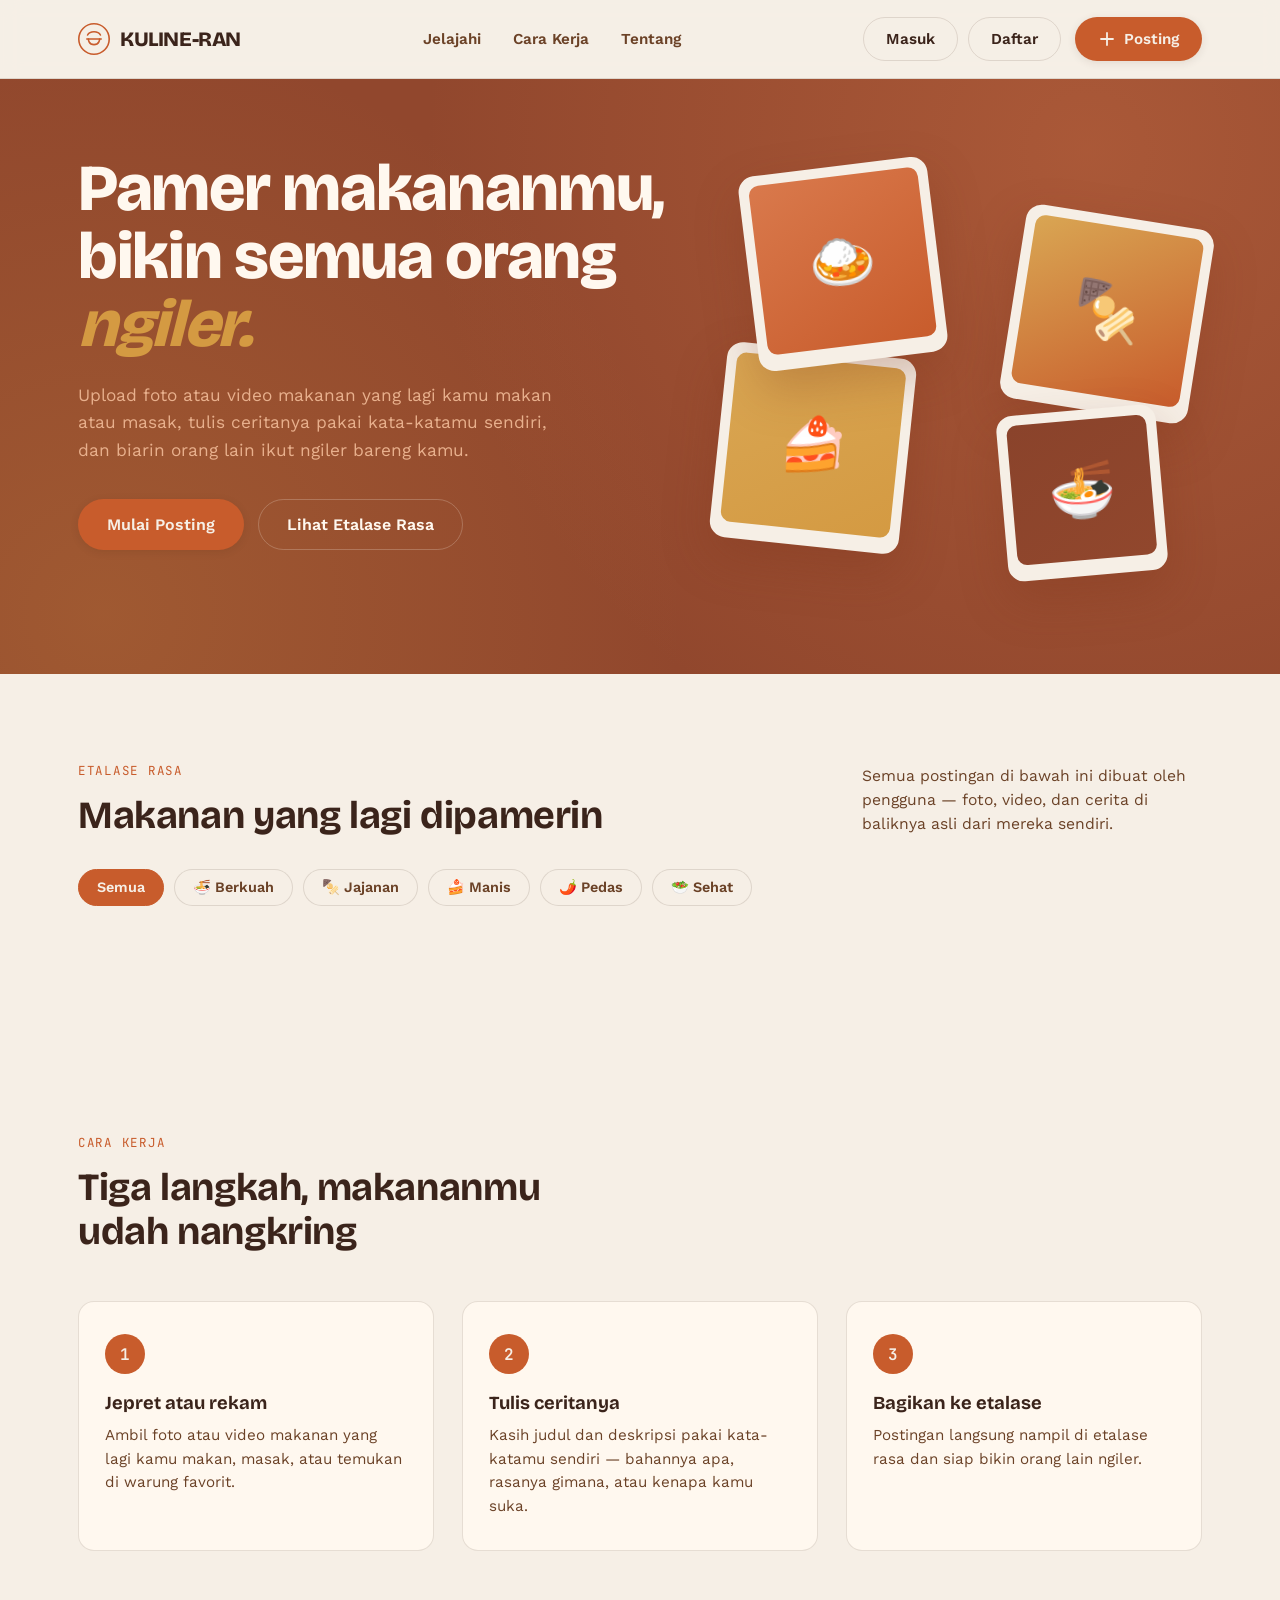
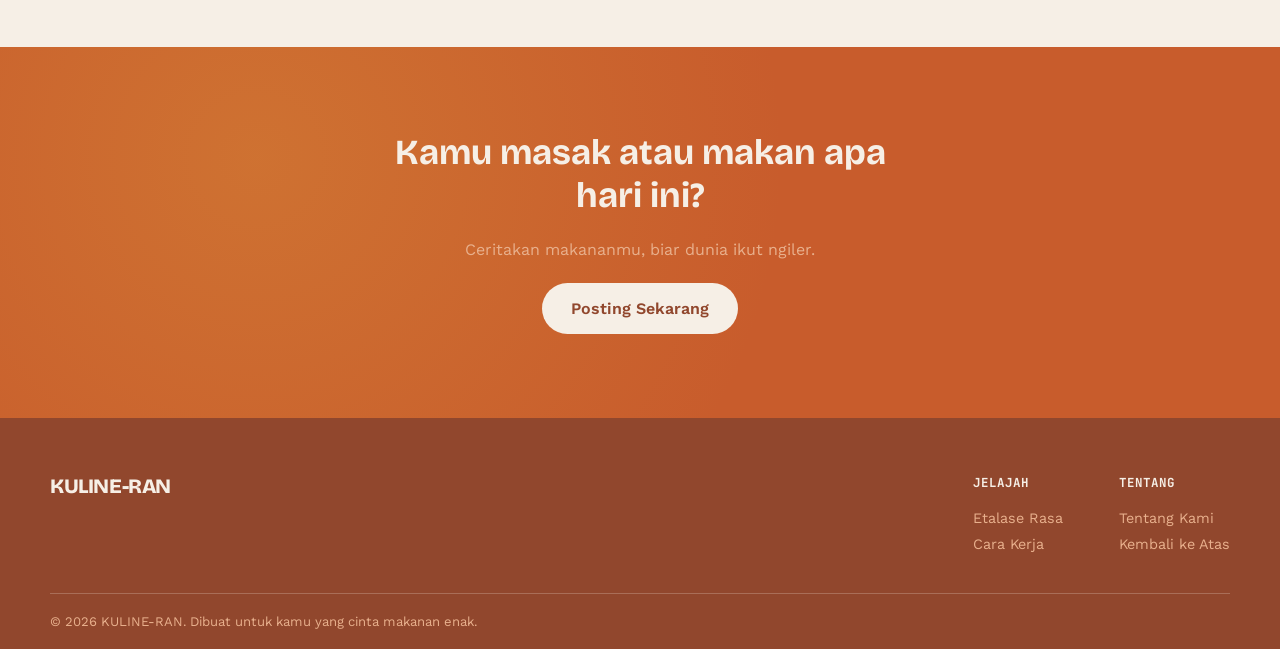
<file: index.html>
<!DOCTYPE html>
<html lang="id">
<head>
<meta charset="UTF-8">
<meta name="viewport" content="width=device-width, initial-scale=1.0">
<title>KULINE-RAN — Pamer Makananmu, Bikin Semua Orang Ngiler</title>
<link rel="preconnect" href="https://fonts.googleapis.com">
<link rel="preconnect" href="https://fonts.gstatic.com" crossorigin>
<link href="https://fonts.googleapis.com/css2?family=Bricolage+Grotesque:opsz,wght@12..96,500;12..96,600;12..96,700;12..96,800&family=Work+Sans:wght@400;500;600;700&family=JetBrains+Mono:wght@400;500&display=swap" rel="stylesheet">
<link rel="stylesheet" href="style.css">
</head>
<body>

<!-- ============ HEADER ============ -->
<header class="site-header" id="top">
  <div class="wrap header-inner">
    <a class="logo" href="#top" aria-label="KULINERAN — beranda">
      <span class="logo-mark" aria-hidden="true">
        <svg viewBox="0 0 40 40" fill="none" xmlns="http://www.w3.org/2000/svg">
          <circle cx="20" cy="20" r="19" stroke="currentColor" stroke-width="2"/>
          <path d="M12 15C12 15 14 11 20 11C26 11 28 15 28 15" stroke="currentColor" stroke-width="2" stroke-linecap="round"/>
          <path d="M11 20H29" stroke="currentColor" stroke-width="2" stroke-linecap="round"/>
          <path d="M13 20C13 20 13 27 20 27C27 27 27 20 27 20" stroke="currentColor" stroke-width="2" stroke-linecap="round"/>
        </svg>
      </span>
      <span class="logo-text">KULINE-RAN</span>
    </a>

    <nav class="main-nav" aria-label="Navigasi utama">
      <a href="#feed">Jelajahi</a>
      <a href="#cara-kerja">Cara Kerja</a>
      <a href="#tentang">Tentang</a>
    </nav>

    <div class="header-actions">
      <div class="auth-guest" id="authGuest">
        <a class="btn btn-ghost header-auth-link" href="login.html">Masuk</a>
        <a class="btn btn-ghost header-auth-link" href="register.html">Daftar</a>
      </div>
      <div class="auth-user" id="authUser" hidden>
        <a class="user-chip" href="profile.html" aria-label="Lihat profil pengguna">
          <span class="user-avatar" id="userAvatar" aria-hidden="true">👤</span>
          <span class="user-name" id="userName">Kamu</span>
        </a>
        <button class="btn btn-ghost header-auth-link" id="logoutBtn" type="button">Keluar</button>
      </div>
      <button class="btn btn-primary" id="openUploadBtn" type="button">
        <svg width="18" height="18" viewBox="0 0 24 24" fill="none" aria-hidden="true"><path d="M12 4V20M4 12H20" stroke="currentColor" stroke-width="2.4" stroke-linecap="round"/></svg>
        Posting
      </button>
      <button class="nav-toggle" id="navToggle" aria-label="Buka menu" aria-expanded="false">
        <span></span><span></span><span></span>
      </button>
    </div>
  </div>
  <nav class="mobile-nav" id="mobileNav" aria-label="Navigasi mobile">
    <a href="#feed">Jelajahi</a>
    <a href="#cara-kerja">Cara Kerja</a>
    <a href="#tentang">Tentang</a>
    <a href="login.html" id="mobileLoginLink">Masuk</a>
    <a href="register.html" id="mobileRegisterLink">Daftar</a>
    <a href="#" id="mobileLogoutLink" hidden>Keluar</a>
  </nav>
</header>


<main>
  <!-- ============ HERO ============ -->
  <section class="hero">
    <div class="wrap hero-inner">
      <div class="hero-copy">
        <h1 class="hero-title">Pamer&nbsp;makananmu,<br>bikin&nbsp;semua&nbsp;orang<br><span class="hero-title-accent">ngiler.</span></h1>
        <p class="hero-sub">Upload foto atau video makanan yang lagi kamu makan atau masak, tulis ceritanya pakai kata-katamu sendiri, dan biarin orang lain ikut ngiler bareng kamu.</p>
        <div class="hero-cta">
          <button class="btn btn-primary btn-lg" id="heroUploadBtn" type="button">Mulai Posting</button>
          <a class="btn btn-ghost btn-lg" href="#feed">Lihat Etalase Rasa</a>
        </div>
      </div>

      <div class="hero-collage" aria-hidden="true">
        <div class="collage-card card-a">
          <div class="collage-media grad-1">🍛</div>
        </div>
        <div class="collage-card card-b">
          <div class="collage-media grad-2">🍢</div>
        </div>
        <div class="collage-card card-c">
          <div class="collage-media grad-3">🍰</div>
        </div>
        <div class="collage-card card-d">
          <div class="collage-media grad-4">🍜</div>
        </div>
      </div>
    </div>
  </section>

  <!-- ============ FEED ============ -->
  <section class="feed-section" id="feed">
    <div class="wrap">
      <div class="feed-header">
        <div>
          <p class="eyebrow eyebrow-dark">etalase rasa</p>
          <h2 class="section-title">Makanan yang lagi dipamerin</h2>
        </div>
        <p class="feed-desc">Semua postingan di bawah ini dibuat oleh pengguna — foto, video, dan cerita di baliknya asli dari mereka sendiri.</p>
      </div>

      <div class="filter-row" id="filterRow" role="tablist" aria-label="Filter kategori makanan">
        <button class="chip is-active" data-filter="semua" type="button" role="tab" aria-selected="true">Semua</button>
        <button class="chip" data-filter="berkuah" type="button" role="tab" aria-selected="false">🍜 Berkuah</button>
        <button class="chip" data-filter="jajanan" type="button" role="tab" aria-selected="false">🍢 Jajanan</button>
        <button class="chip" data-filter="manis" type="button" role="tab" aria-selected="false">🍰 Manis</button>
        <button class="chip" data-filter="pedas" type="button" role="tab" aria-selected="false">🌶️ Pedas</button>
        <button class="chip" data-filter="sehat" type="button" role="tab" aria-selected="false">🥗 Sehat</button>
      </div>

      <div class="feed-grid" id="feedGrid">
        <!-- Kartu makanan akan ditambahkan lewat JS (seed data + postingan baru) -->
      </div>

      <p class="feed-empty" id="feedEmpty" hidden>Belum ada postingan di kategori ini. Jadi yang pertama pamer, yuk!</p>
    </div>
  </section>

  <!-- ============ CARA KERJA ============ -->
  <section class="how-section" id="cara-kerja">
    <div class="wrap">
      <p class="eyebrow eyebrow-dark">cara kerja</p>
      <h2 class="section-title">Tiga langkah, makananmu udah nangkring</h2>

      <div class="how-grid">
        <div class="how-card">
          <span class="how-num">1</span>
          <h3>Jepret atau rekam</h3>
          <p>Ambil foto atau video makanan yang lagi kamu makan, masak, atau temukan di warung favorit.</p>
        </div>
        <div class="how-card">
          <span class="how-num">2</span>
          <h3>Tulis ceritanya</h3>
          <p>Kasih judul dan deskripsi pakai kata-katamu sendiri — bahannya apa, rasanya gimana, atau kenapa kamu suka.</p>
        </div>
        <div class="how-card">
          <span class="how-num">3</span>
          <h3>Bagikan ke etalase</h3>
          <p>Postingan langsung nampil di etalase rasa dan siap bikin orang lain ngiler.</p>
        </div>
      </div>
    </div>
  </section>

  <!-- ============ CTA BANNER ============ -->
  <section class="cta-banner" id="tentang">
    <div class="wrap cta-inner">
      <h2>Kamu masak atau makan apa hari ini?</h2>
      <p>Ceritakan makananmu, biar dunia ikut ngiler.</p>
      <button class="btn btn-onlight btn-lg" id="ctaUploadBtn" type="button">Posting Sekarang</button>
    </div>
  </section>
</main>

<!-- ============ FOOTER ============ -->
<footer class="site-footer">
  <div class="wrap footer-inner">
    <div class="footer-brand">
      <span class="logo-text logo-text-light">KULINE-RAN</span>
    </div>
    <div class="footer-links">
      <div>
        <h4>Jelajah</h4>
        <a href="#feed">Etalase Rasa</a>
        <a href="#cara-kerja">Cara Kerja</a>
      </div>
      <div>
        <h4>Tentang</h4>
        <a href="#tentang">Tentang Kami</a>
        <a href="#top">Kembali ke Atas</a>
      </div>
    </div>
  </div>
  <div class="wrap footer-bottom">
    <p>&copy; 2026 KULINE-RAN. Dibuat untuk kamu yang cinta makanan enak.</p>
  </div>
</footer>

<!-- ============ MODAL: POSTING BARU ============ -->
<div class="modal-overlay" id="uploadModal" hidden>
  <div class="modal-panel" role="dialog" aria-modal="true" aria-labelledby="uploadModalTitle">
    <div class="modal-head">
      <h3 id="uploadModalTitle">Posting Makanan Baru</h3>
      <button class="icon-btn" id="closeUploadBtn" type="button" aria-label="Tutup form posting">
        <svg width="20" height="20" viewBox="0 0 24 24" fill="none"><path d="M5 5L19 19M19 5L5 19" stroke="currentColor" stroke-width="2.2" stroke-linecap="round"/></svg>
      </button>
    </div>

    <form id="uploadForm" class="upload-form">
      <label class="dropzone" id="dropzone" for="mediaInput">
        <input type="file" id="mediaInput" accept="image/*,video/*" hidden>
        <div class="dropzone-empty" id="dropzoneEmpty">
          <svg width="30" height="30" viewBox="0 0 24 24" fill="none" aria-hidden="true"><path d="M12 16V4M12 4L7 9M12 4L17 9" stroke="currentColor" stroke-width="2" stroke-linecap="round" stroke-linejoin="round"/><path d="M4 16V18C4 19.1 4.9 20 6 20H18C19.1 20 20 19.1 20 18V16" stroke="currentColor" stroke-width="2" stroke-linecap="round"/></svg>
          <p><strong>Pilih foto atau video</strong> makanan kamu </p>
          <span>JPG, PNG, MP4 — klik untuk memilih file</span>
        </div>
        <div class="dropzone-preview" id="dropzonePreview" hidden></div>
      </label>

      <div class="field">
        <label for="postTitle"> Apa Makananmu? </label>
        <input type="text" id="postTitle" placeholder="Contoh: Nasi Goreng Spesial Buatan Sendiri" required maxlength="60">
      </div>

      <div class="field">
        <label for="postDesc">Ceritakan keseruanmu!</label>
        <textarea id="postDesc" rows="4" placeholder="Ceritain makanannya dong — bahan apa aja, dibuat gimana, atau kenapa kamu suka..." required maxlength="280"></textarea>
      </div>

      <div class="field-row">
        <div class="field">
          <label for="postCategory">Kategori</label>
          <select id="postCategory">
            <option value="berkuah">Berkuah</option>
            <option value="jajanan">Jajanan</option>
            <option value="manis">Manis</option>
            <option value="pedas">Pedas</option>
            <option value="sehat">Sehat</option>
          </select>
        </div>
      </div>

      <button class="btn btn-primary btn-lg btn-block" type="submit">Bagikan ke Etalase</button>
    </form>
  </div>
</div>

<!-- ============ MODAL: EDIT KONTEN ============ -->
<div class="modal-overlay" id="editModal" hidden>
  <div class="modal-panel" role="dialog" aria-modal="true" aria-labelledby="editModalTitle">
    <div class="modal-head">
      <h3 id="editModalTitle">Edit Postingan</h3>
      <button class="icon-btn" id="closeEditBtn" type="button" aria-label="Tutup form edit">
        <svg width="20" height="20" viewBox="0 0 24 24" fill="none"><path d="M5 5L19 19M19 5L5 19" stroke="currentColor" stroke-width="2.2" stroke-linecap="round"/></svg>
      </button>
    </div>

    <form id="editForm" class="upload-form">
      <label class="dropzone" id="editDropzone" for="editMediaInput">
        <input type="file" id="editMediaInput" accept="image/*,video/*" hidden>
        <div class="dropzone-empty" id="editDropzoneEmpty">
          <svg width="30" height="30" viewBox="0 0 24 24" fill="none" aria-hidden="true"><path d="M12 16V4M12 4L7 9M12 4L17 9" stroke="currentColor" stroke-width="2" stroke-linecap="round" stroke-linejoin="round"/><path d="M4 16V18C4 19.1 4.9 20 6 20H18C19.1 20 20 19.1 20 18V16" stroke="currentColor" stroke-width="2" stroke-linecap="round"/></svg>
          <p><strong>Ganti foto atau video</strong> makanan kamu</p>
          <span>JPG, PNG, MP4 — klik untuk memilih file</span>
        </div>
        <div class="dropzone-preview" id="editDropzonePreview" hidden></div>
      </label>

      <div class="field">
        <label for="editPostTitle">Judul postingan</label>
        <input type="text" id="editPostTitle" placeholder="Contoh: Nasi Goreng Spesial Buatan Sendiri" required maxlength="60">
      </div>

      <div class="field">
        <label for="editPostDesc">Deskripsi</label>
        <textarea id="editPostDesc" rows="4" placeholder="Ceritain makanannya dong — bahan apa aja, dibuat gimana, atau kenapa kamu suka..." required maxlength="280"></textarea>
      </div>

      <div class="field-row">
        <div class="field">
          <label for="editPostCategory">Kategori</label>
          <select id="editPostCategory">
            <option value="berkuah">Berkuah</option>
            <option value="jajanan">Jajanan</option>
            <option value="manis">Manis</option>
            <option value="pedas">Pedas</option>
            <option value="sehat">Sehat</option>
          </select>
        </div>
      </div>

      <div class="form-actions">
        <button class="btn btn-primary btn-lg btn-block" type="submit">Simpan Perubahan</button>
        <button class="btn btn-ghost btn-lg btn-block" id="deletePostBtn" type="button">Hapus Postingan</button>
      </div>
    </form>
  </div>
</div>

<!-- ============ MODAL: LIGHTBOX DETAIL (Threads Style) ============ -->
<div class="modal-overlay" id="lightbox" hidden>
  <div class="lightbox-threads" role="dialog" aria-modal="true" aria-labelledby="lightboxTitle">
    <button class="icon-btn lightbox-close" id="closeLightboxBtn" type="button" aria-label="Tutup">
      <svg width="20" height="20" viewBox="0 0 24 24" fill="none"><path d="M5 5L19 19M19 5L5 19" stroke="currentColor" stroke-width="2.2" stroke-linecap="round"/></svg>
    </button>
    
    <div class="lightbox-media" id="lightboxMedia"></div>
    
    <div class="lightbox-panel threads-panel" id="lightboxPanel">
      <div class="threads-drag-handle"></div>
      
      <div class="threads-info-content">
        <div class="threads-header">
          <span class="tag" id="lightboxTag">Kategori</span>
          <button class="icon-btn lightbox-save-btn" id="lightboxSaveBtn" type="button" aria-label="Simpan postingan" aria-pressed="false">
            <svg width="18" height="18" viewBox="0 0 24 24" fill="none" stroke="currentColor" stroke-width="2" stroke-linecap="round" stroke-linejoin="round"><path d="M19 21l-7-5-7 5V5a2 2 0 0 1 2-2h10a2 2 0 0 1 2 2z"></path></svg>
          </button>
        </div>
        
        <h3 id="lightboxTitle">Judul postingan</h3>
        <p id="lightboxDesc">Deskripsi lengkap.</p>
        
        <div class="lightbox-meta">
          <span id="lightboxUser">@pengguna</span>
          <span id="lightboxTime">baru saja</span>
        </div>
      </div>
    </div>
  </div>
</div>

<!-- ============ TOAST ============ -->
<div class="toast" id="toast" hidden>Berhasil diposting! 🎉</div>

<script src="script.js"></script>
</body>
</html>
</file>
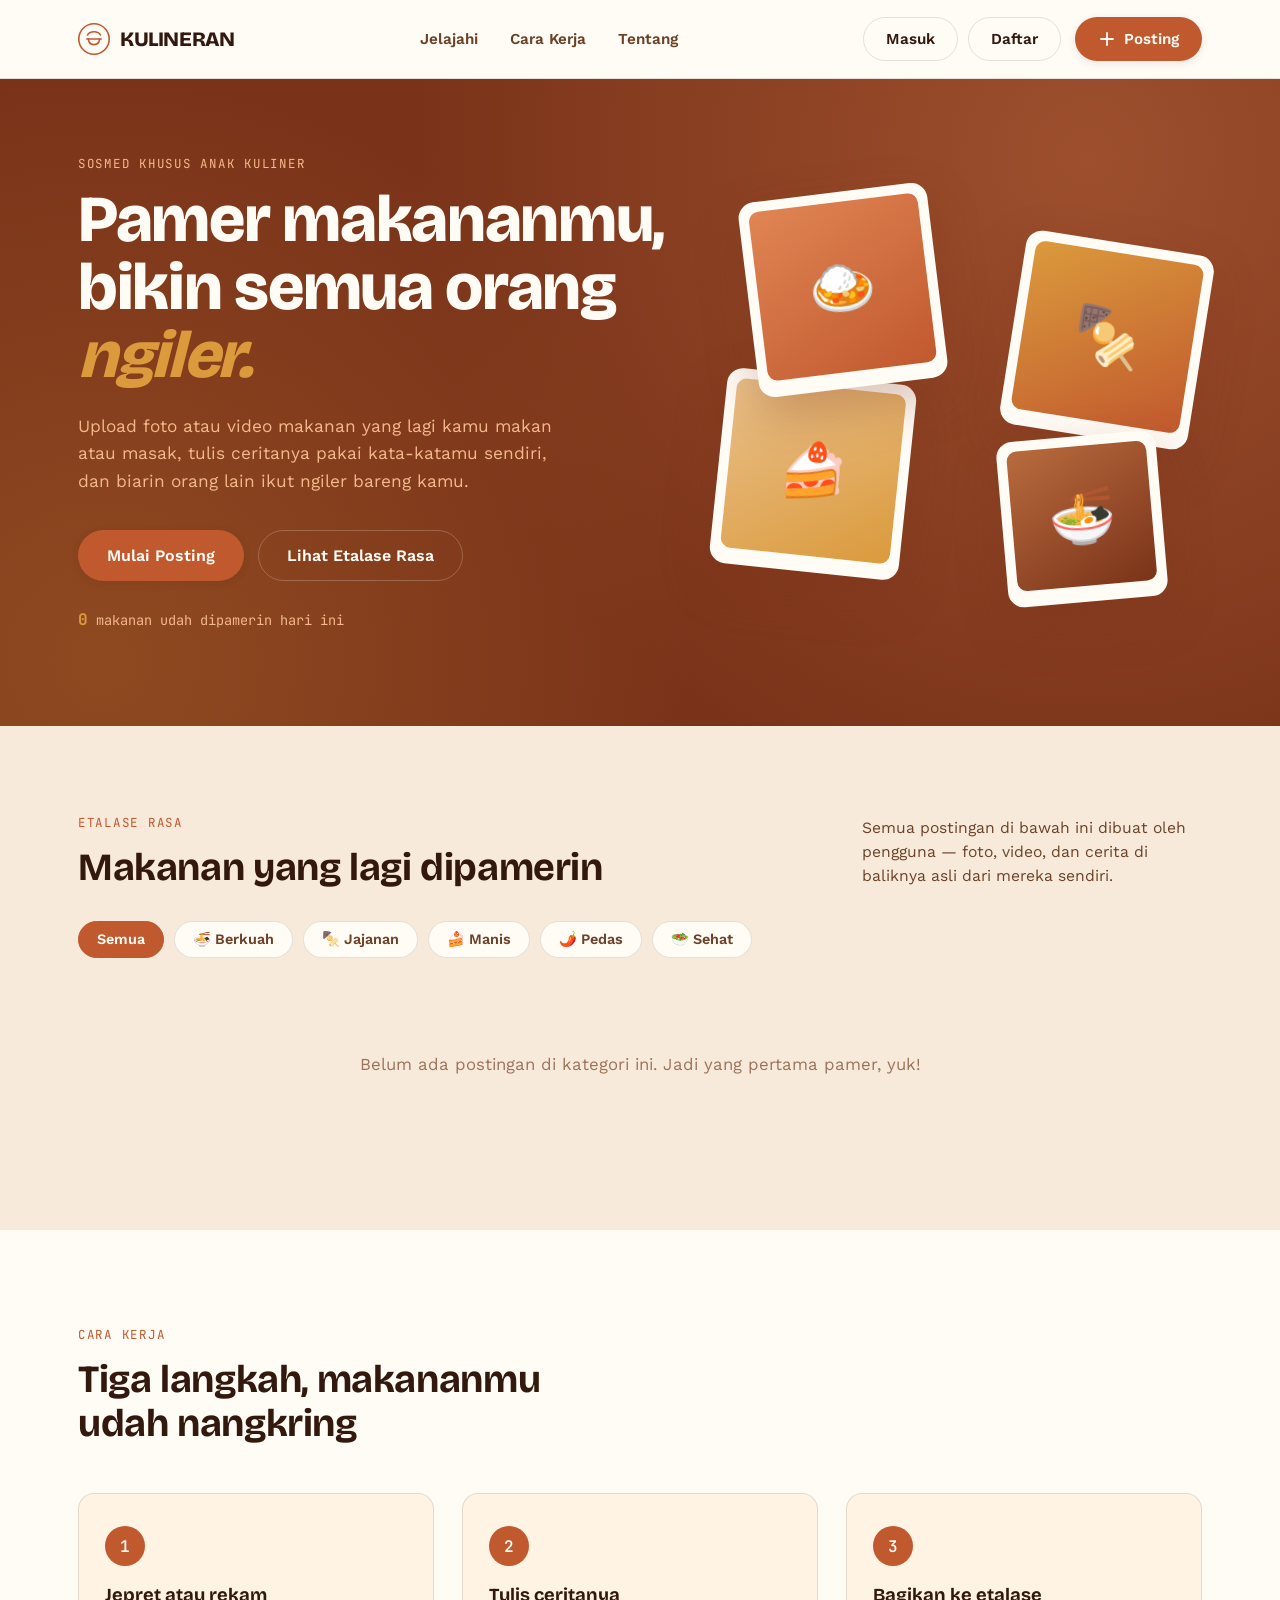
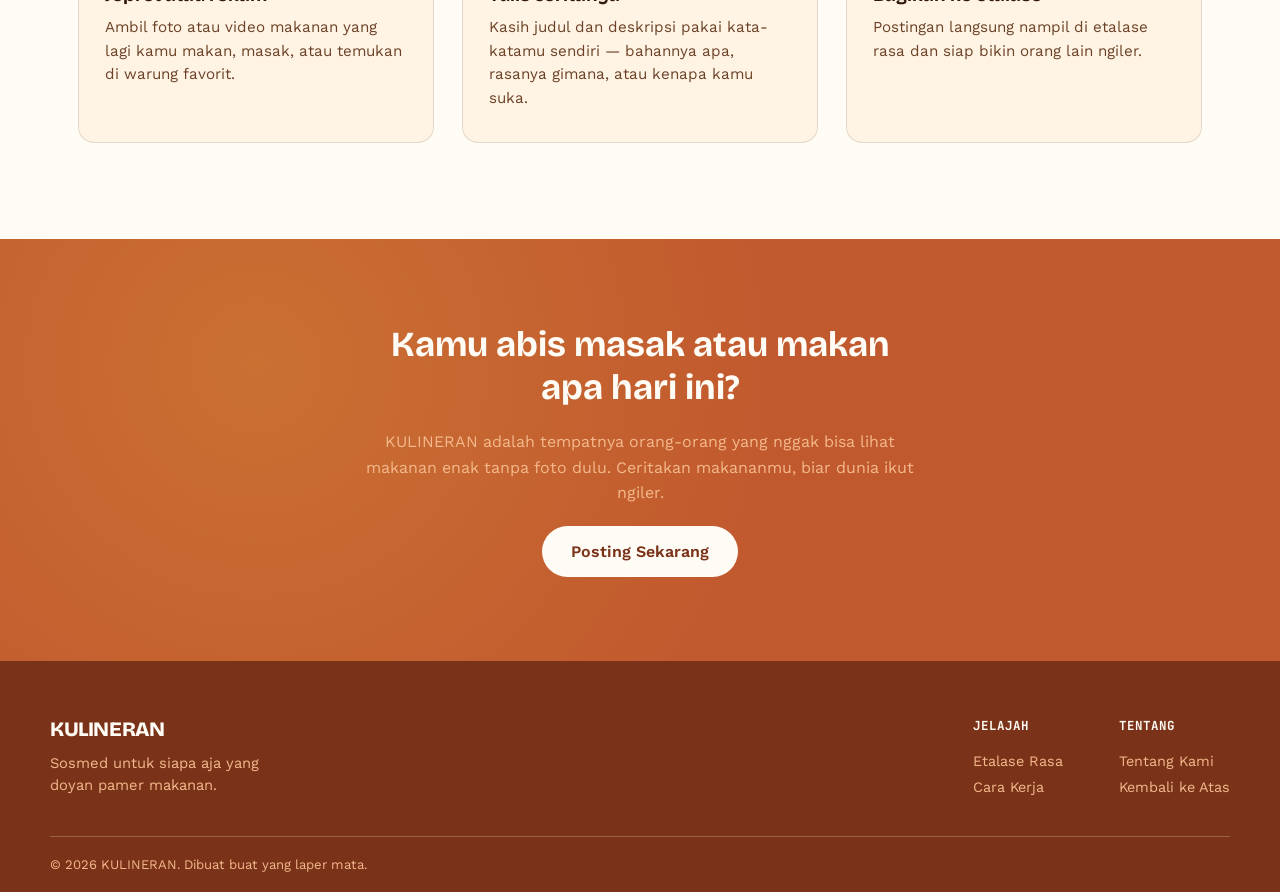
<file: kulineran/index.html>
<!DOCTYPE html>
<html lang="id">
<head>
<meta charset="UTF-8">
<meta name="viewport" content="width=device-width, initial-scale=1.0">
<title>KULINERAN — Pamer Makananmu, Bikin Semua Orang Ngiler</title>
<link rel="preconnect" href="https://fonts.googleapis.com">
<link rel="preconnect" href="https://fonts.gstatic.com" crossorigin>
<link href="https://fonts.googleapis.com/css2?family=Bricolage+Grotesque:opsz,wght@12..96,500;12..96,600;12..96,700;12..96,800&family=Work+Sans:wght@400;500;600;700&family=JetBrains+Mono:wght@400;500&display=swap" rel="stylesheet">
<link rel="stylesheet" href="style.css">
</head>
<body>

<!-- ============ HEADER ============ -->
<header class="site-header" id="top">
  <div class="wrap header-inner">
    <a class="logo" href="#top" aria-label="KULINERAN — beranda">
      <span class="logo-mark" aria-hidden="true">
        <svg viewBox="0 0 40 40" fill="none" xmlns="http://www.w3.org/2000/svg">
          <circle cx="20" cy="20" r="19" stroke="currentColor" stroke-width="2"/>
          <path d="M12 15C12 15 14 11 20 11C26 11 28 15 28 15" stroke="currentColor" stroke-width="2" stroke-linecap="round"/>
          <path d="M11 20H29" stroke="currentColor" stroke-width="2" stroke-linecap="round"/>
          <path d="M13 20C13 20 13 27 20 27C27 27 27 20 27 20" stroke="currentColor" stroke-width="2" stroke-linecap="round"/>
        </svg>
      </span>
      <span class="logo-text">KULINERAN</span>
    </a>

    <nav class="main-nav" aria-label="Navigasi utama">
      <a href="#feed">Jelajahi</a>
      <a href="#cara-kerja">Cara Kerja</a>
      <a href="#tentang">Tentang</a>
    </nav>

    <div class="header-actions">
      <div class="auth-guest" id="authGuest">
        <a class="btn btn-ghost header-auth-link" href="login.html">Masuk</a>
        <a class="btn btn-ghost header-auth-link" href="register.html">Daftar</a>
      </div>
      <div class="auth-user" id="authUser" hidden>
        <a class="user-chip" href="profile.html" aria-label="Lihat profil pengguna">
          <span class="user-avatar" id="userAvatar" aria-hidden="true">👤</span>
          <span class="user-name" id="userName">Kamu</span>
        </a>
        <button class="btn btn-ghost header-auth-link" id="logoutBtn" type="button">Keluar</button>
      </div>
      <button class="btn btn-primary" id="openUploadBtn" type="button">
        <svg width="18" height="18" viewBox="0 0 24 24" fill="none" aria-hidden="true"><path d="M12 4V20M4 12H20" stroke="currentColor" stroke-width="2.4" stroke-linecap="round"/></svg>
        Posting
      </button>
      <button class="nav-toggle" id="navToggle" aria-label="Buka menu" aria-expanded="false">
        <span></span><span></span><span></span>
      </button>
    </div>
  </div>
  <nav class="mobile-nav" id="mobileNav" aria-label="Navigasi mobile">
    <a href="#feed">Jelajahi</a>
    <a href="#cara-kerja">Cara Kerja</a>
    <a href="#tentang">Tentang</a>
    <a href="login.html" id="mobileLoginLink">Masuk</a>
    <a href="register.html" id="mobileRegisterLink">Daftar</a>
    <a href="#" id="mobileLogoutLink" hidden>Keluar</a>
  </nav>
</header>


<main>
  <!-- ============ HERO ============ -->
  <section class="hero">
    <div class="wrap hero-inner">
      <div class="hero-copy">
        <p class="eyebrow">sosmed khusus anak kuliner</p>
        <h1 class="hero-title">Pamer&nbsp;makananmu,<br>bikin&nbsp;semua&nbsp;orang<br><span class="hero-title-accent">ngiler.</span></h1>
        <p class="hero-sub">Upload foto atau video makanan yang lagi kamu makan atau masak, tulis ceritanya pakai kata-katamu sendiri, dan biarin orang lain ikut ngiler bareng kamu.</p>
        <div class="hero-cta">
          <button class="btn btn-primary btn-lg" id="heroUploadBtn" type="button">Mulai Posting</button>
          <a class="btn btn-ghost btn-lg" href="#feed">Lihat Etalase Rasa</a>
        </div>
        <p class="hero-stat"><strong id="totalPosts">12.480</strong> makanan udah dipamerin hari ini</p>
      </div>

      <div class="hero-collage" aria-hidden="true">
        <div class="collage-card card-a">
          <div class="collage-media grad-1">🍛</div>
        </div>
        <div class="collage-card card-b">
          <div class="collage-media grad-2">🍢</div>
        </div>
        <div class="collage-card card-c">
          <div class="collage-media grad-3">🍰</div>
        </div>
        <div class="collage-card card-d">
          <div class="collage-media grad-4">🍜</div>
        </div>
      </div>
    </div>
  </section>

  <!-- ============ FEED ============ -->
  <section class="feed-section" id="feed">
    <div class="wrap">
      <div class="feed-header">
        <div>
          <p class="eyebrow eyebrow-dark">etalase rasa</p>
          <h2 class="section-title">Makanan yang lagi dipamerin</h2>
        </div>
        <p class="feed-desc">Semua postingan di bawah ini dibuat oleh pengguna — foto, video, dan cerita di baliknya asli dari mereka sendiri.</p>
      </div>

      <div class="filter-row" id="filterRow" role="tablist" aria-label="Filter kategori makanan">
        <button class="chip is-active" data-filter="semua" type="button" role="tab" aria-selected="true">Semua</button>
        <button class="chip" data-filter="berkuah" type="button" role="tab" aria-selected="false">🍜 Berkuah</button>
        <button class="chip" data-filter="jajanan" type="button" role="tab" aria-selected="false">🍢 Jajanan</button>
        <button class="chip" data-filter="manis" type="button" role="tab" aria-selected="false">🍰 Manis</button>
        <button class="chip" data-filter="pedas" type="button" role="tab" aria-selected="false">🌶️ Pedas</button>
        <button class="chip" data-filter="sehat" type="button" role="tab" aria-selected="false">🥗 Sehat</button>
      </div>

      <div class="feed-grid" id="feedGrid">
        <!-- Kartu makanan akan ditambahkan lewat JS (seed data + postingan baru) -->
      </div>

      <p class="feed-empty" id="feedEmpty" hidden>Belum ada postingan di kategori ini. Jadi yang pertama pamer, yuk!</p>
    </div>
  </section>

  <!-- ============ CARA KERJA ============ -->
  <section class="how-section" id="cara-kerja">
    <div class="wrap">
      <p class="eyebrow eyebrow-dark">cara kerja</p>
      <h2 class="section-title">Tiga langkah, makananmu udah nangkring</h2>

      <div class="how-grid">
        <div class="how-card">
          <span class="how-num">1</span>
          <h3>Jepret atau rekam</h3>
          <p>Ambil foto atau video makanan yang lagi kamu makan, masak, atau temukan di warung favorit.</p>
        </div>
        <div class="how-card">
          <span class="how-num">2</span>
          <h3>Tulis ceritanya</h3>
          <p>Kasih judul dan deskripsi pakai kata-katamu sendiri — bahannya apa, rasanya gimana, atau kenapa kamu suka.</p>
        </div>
        <div class="how-card">
          <span class="how-num">3</span>
          <h3>Bagikan ke etalase</h3>
          <p>Postingan langsung nampil di etalase rasa dan siap bikin orang lain ngiler.</p>
        </div>
      </div>
    </div>
  </section>

  <!-- ============ CTA BANNER ============ -->
  <section class="cta-banner" id="tentang">
    <div class="wrap cta-inner">
      <h2>Kamu abis masak atau makan apa hari ini?</h2>
      <p>KULINERAN adalah tempatnya orang-orang yang nggak bisa lihat makanan enak tanpa foto dulu. Ceritakan makananmu, biar dunia ikut ngiler.</p>
      <button class="btn btn-onlight btn-lg" id="ctaUploadBtn" type="button">Posting Sekarang</button>
    </div>
  </section>
</main>

<!-- ============ FOOTER ============ -->
<footer class="site-footer">
  <div class="wrap footer-inner">
    <div class="footer-brand">
      <span class="logo-text logo-text-light">KULINERAN</span>
      <p>Sosmed untuk siapa aja yang doyan pamer makanan.</p>
    </div>
    <div class="footer-links">
      <div>
        <h4>Jelajah</h4>
        <a href="#feed">Etalase Rasa</a>
        <a href="#cara-kerja">Cara Kerja</a>
      </div>
      <div>
        <h4>Tentang</h4>
        <a href="#tentang">Tentang Kami</a>
        <a href="#top">Kembali ke Atas</a>
      </div>
    </div>
  </div>
  <div class="wrap footer-bottom">
    <p>&copy; 2026 KULINERAN. Dibuat buat yang laper mata.</p>
  </div>
</footer>

<!-- ============ MODAL: POSTING BARU ============ -->
<div class="modal-overlay" id="uploadModal" hidden>
  <div class="modal-panel" role="dialog" aria-modal="true" aria-labelledby="uploadModalTitle">
    <div class="modal-head">
      <h3 id="uploadModalTitle">Posting Makanan Baru</h3>
      <button class="icon-btn" id="closeUploadBtn" type="button" aria-label="Tutup form posting">
        <svg width="20" height="20" viewBox="0 0 24 24" fill="none"><path d="M5 5L19 19M19 5L5 19" stroke="currentColor" stroke-width="2.2" stroke-linecap="round"/></svg>
      </button>
    </div>

    <form id="uploadForm" class="upload-form">
      <label class="dropzone" id="dropzone" for="mediaInput">
        <input type="file" id="mediaInput" accept="image/*,video/*" hidden>
        <div class="dropzone-empty" id="dropzoneEmpty">
          <svg width="30" height="30" viewBox="0 0 24 24" fill="none" aria-hidden="true"><path d="M12 16V4M12 4L7 9M12 4L17 9" stroke="currentColor" stroke-width="2" stroke-linecap="round" stroke-linejoin="round"/><path d="M4 16V18C4 19.1 4.9 20 6 20H18C19.1 20 20 19.1 20 18V16" stroke="currentColor" stroke-width="2" stroke-linecap="round"/></svg>
          <p><strong>Pilih foto atau video</strong> makanan kamu</p>
          <span>JPG, PNG, MP4 — klik untuk memilih file</span>
        </div>
        <div class="dropzone-preview" id="dropzonePreview" hidden></div>
      </label>

      <div class="field">
        <label for="postTitle">Judul postingan</label>
        <input type="text" id="postTitle" placeholder="Contoh: Nasi Goreng Spesial Buatan Sendiri" required maxlength="60">
      </div>

      <div class="field">
        <label for="postDesc">Deskripsi</label>
        <textarea id="postDesc" rows="4" placeholder="Ceritain makanannya dong — bahan apa aja, dibuat gimana, atau kenapa kamu suka..." required maxlength="280"></textarea>
      </div>

      <div class="field-row">
        <div class="field">
          <label for="postCategory">Kategori</label>
          <select id="postCategory">
            <option value="berkuah">🍜 Berkuah</option>
            <option value="jajanan">🍢 Jajanan</option>
            <option value="manis">🍰 Manis</option>
            <option value="pedas">🌶️ Pedas</option>
            <option value="sehat">🥗 Sehat</option>
          </select>
        </div>
        <div class="field">
          <label for="postUser">Nama kamu</label>
          <input type="text" id="postUser" placeholder="@namakamu" maxlength="30">
        </div>
      </div>

      <button class="btn btn-primary btn-lg btn-block" type="submit">Bagikan ke Etalase</button>
    </form>
  </div>
</div>

<!-- ============ MODAL: EDIT KONTEN ============ -->
<div class="modal-overlay" id="editModal" hidden>
  <div class="modal-panel" role="dialog" aria-modal="true" aria-labelledby="editModalTitle">
    <div class="modal-head">
      <h3 id="editModalTitle">Edit Postingan</h3>
      <button class="icon-btn" id="closeEditBtn" type="button" aria-label="Tutup form edit">
        <svg width="20" height="20" viewBox="0 0 24 24" fill="none"><path d="M5 5L19 19M19 5L5 19" stroke="currentColor" stroke-width="2.2" stroke-linecap="round"/></svg>
      </button>
    </div>

    <form id="editForm" class="upload-form">
      <label class="dropzone" id="editDropzone" for="editMediaInput">
        <input type="file" id="editMediaInput" accept="image/*,video/*" hidden>
        <div class="dropzone-empty" id="editDropzoneEmpty">
          <svg width="30" height="30" viewBox="0 0 24 24" fill="none" aria-hidden="true"><path d="M12 16V4M12 4L7 9M12 4L17 9" stroke="currentColor" stroke-width="2" stroke-linecap="round" stroke-linejoin="round"/><path d="M4 16V18C4 19.1 4.9 20 6 20H18C19.1 20 20 19.1 20 18V16" stroke="currentColor" stroke-width="2" stroke-linecap="round"/></svg>
          <p><strong>Ganti foto atau video</strong> makanan kamu</p>
          <span>JPG, PNG, MP4 — klik untuk memilih file</span>
        </div>
        <div class="dropzone-preview" id="editDropzonePreview" hidden></div>
      </label>

      <div class="field">
        <label for="editPostTitle">Judul postingan</label>
        <input type="text" id="editPostTitle" placeholder="Contoh: Nasi Goreng Spesial Buatan Sendiri" required maxlength="60">
      </div>

      <div class="field">
        <label for="editPostDesc">Deskripsi</label>
        <textarea id="editPostDesc" rows="4" placeholder="Ceritain makanannya dong — bahan apa aja, dibuat gimana, atau kenapa kamu suka..." required maxlength="280"></textarea>
      </div>

      <div class="field-row">
        <div class="field">
          <label for="editPostCategory">Kategori</label>
          <select id="editPostCategory">
            <option value="berkuah">🍜 Berkuah</option>
            <option value="jajanan">🍢 Jajanan</option>
            <option value="manis">🍰 Manis</option>
            <option value="pedas">🌶️ Pedas</option>
            <option value="sehat">🥗 Sehat</option>
          </select>
        </div>
      </div>

      <div class="form-actions">
        <button class="btn btn-primary btn-lg btn-block" type="submit">Simpan Perubahan</button>
        <button class="btn btn-ghost btn-lg btn-block" id="deletePostBtn" type="button">Hapus Postingan</button>
      </div>
    </form>
  </div>
</div>

<!-- ============ MODAL: LIGHTBOX DETAIL (Threads Style) ============ -->
<div class="modal-overlay" id="lightbox" hidden>
  <div class="lightbox-threads" role="dialog" aria-modal="true" aria-labelledby="lightboxTitle">
    <button class="icon-btn lightbox-close" id="closeLightboxBtn" type="button" aria-label="Tutup">
      <svg width="20" height="20" viewBox="0 0 24 24" fill="none"><path d="M5 5L19 19M19 5L5 19" stroke="currentColor" stroke-width="2.2" stroke-linecap="round"/></svg>
    </button>
    
    <div class="lightbox-media" id="lightboxMedia"></div>
    
    <div class="lightbox-panel threads-panel" id="lightboxPanel">
      <div class="threads-drag-handle"></div>
      
      <div class="threads-info-content">
        <div class="threads-header">
          <span class="tag" id="lightboxTag">Kategori</span>
          <button class="icon-btn lightbox-save-btn" id="lightboxSaveBtn" type="button" aria-label="Simpan postingan" aria-pressed="false">
            <svg width="18" height="18" viewBox="0 0 24 24" fill="none" stroke="currentColor" stroke-width="2" stroke-linecap="round" stroke-linejoin="round"><path d="M19 21l-7-5-7 5V5a2 2 0 0 1 2-2h10a2 2 0 0 1 2 2z"></path></svg>
          </button>
        </div>
        
        <h3 id="lightboxTitle">Judul postingan</h3>
        <p id="lightboxDesc">Deskripsi lengkap.</p>
        
        <div class="lightbox-meta">
          <span id="lightboxUser">@pengguna</span>
          <span id="lightboxTime">baru saja</span>
        </div>
      </div>
    </div>
  </div>
</div>

<!-- ============ TOAST ============ -->
<div class="toast" id="toast" hidden>Berhasil diposting! 🎉</div>

<script src="script.js"></script>
</body>
</html>
</file>
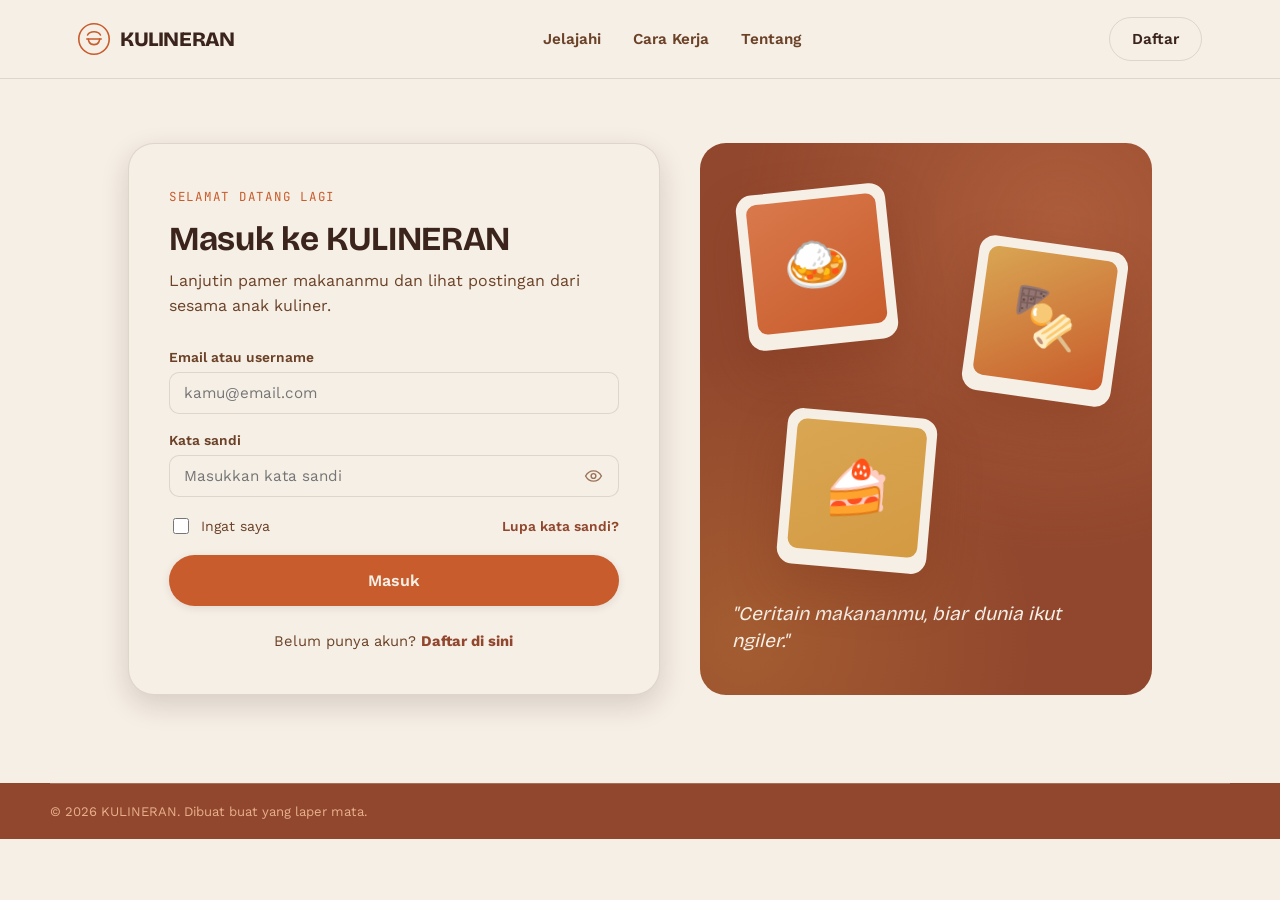
<file: login.html>
<!DOCTYPE html>
<html lang="id">
<head>
<meta charset="UTF-8">
<meta name="viewport" content="width=device-width, initial-scale=1.0">
<title>Masuk — KULINERAN</title>
<link rel="preconnect" href="https://fonts.googleapis.com">
<link rel="preconnect" href="https://fonts.gstatic.com" crossorigin>
<link href="https://fonts.googleapis.com/css2?family=Bricolage+Grotesque:opsz,wght@12..96,500;12..96,600;12..96,700;12..96,800&family=Work+Sans:wght@400;500;600;700&family=JetBrains+Mono:wght@400;500&display=swap" rel="stylesheet">
<link rel="stylesheet" href="style.css">
</head>
<body class="auth-body">

<header class="site-header">
  <div class="wrap header-inner">
    <a class="logo" href="index.html" aria-label="KULINERAN — beranda">
      <span class="logo-mark" aria-hidden="true">
        <svg viewBox="0 0 40 40" fill="none" xmlns="http://www.w3.org/2000/svg">
          <circle cx="20" cy="20" r="19" stroke="currentColor" stroke-width="2"/>
          <path d="M12 15C12 15 14 11 20 11C26 11 28 15 28 15" stroke="currentColor" stroke-width="2" stroke-linecap="round"/>
          <path d="M11 20H29" stroke="currentColor" stroke-width="2" stroke-linecap="round"/>
          <path d="M13 20C13 20 13 27 20 27C27 27 27 20 27 20" stroke="currentColor" stroke-width="2" stroke-linecap="round"/>
        </svg>
      </span>
      <span class="logo-text">KULINERAN</span>
    </a>
    <nav class="main-nav" aria-label="Navigasi utama">
      <a href="index.html#feed">Jelajahi</a>
      <a href="index.html#cara-kerja">Cara Kerja</a>
      <a href="index.html#tentang">Tentang</a>
    </nav>
    <div class="header-actions">
      <a class="btn btn-ghost" href="register.html">Daftar</a>
    </div>
  </div>
</header>

<main class="auth-main">
  <div class="auth-wrap">
    <div class="auth-card">
      <p class="eyebrow eyebrow-dark">selamat datang lagi</p>
      <h1 class="auth-title">Masuk ke KULINERAN</h1>
      <p class="auth-sub">Lanjutin pamer makananmu dan lihat postingan dari sesama anak kuliner.</p>

      <form class="auth-form" id="loginForm" novalidate>
        <div class="field">
          <label for="loginEmail">Email atau username</label>
          <input type="text" id="loginEmail" name="loginEmail" placeholder="kamu@email.com" autocomplete="username" required>
          <span class="field-error" id="loginEmailError" hidden></span>
        </div>

        <div class="field">
          <label for="loginPassword">Kata sandi</label>
          <div class="password-wrap">
            <input type="password" id="loginPassword" name="loginPassword" placeholder="Masukkan kata sandi" autocomplete="current-password" required>
            <button type="button" class="password-toggle" data-target="loginPassword" aria-label="Tampilkan kata sandi">
              <svg width="19" height="19" viewBox="0 0 24 24" fill="none"><path d="M2 12C2 12 5.5 5.5 12 5.5C18.5 5.5 22 12 22 12C22 12 18.5 18.5 12 18.5C5.5 18.5 2 12 2 12Z" stroke="currentColor" stroke-width="1.8"/><circle cx="12" cy="12" r="3" stroke="currentColor" stroke-width="1.8"/></svg>
            </button>
          </div>
          <span class="field-error" id="loginPasswordError" hidden></span>
        </div>

        <div class="auth-row">
          <label class="checkbox-row">
            <input type="checkbox" id="rememberMe">
            <span>Ingat saya</span>
          </label>
          <a class="auth-link" href="#" id="forgotLink">Lupa kata sandi?</a>
        </div>

        <p class="form-msg" id="loginMsg" hidden></p>

        <button class="btn btn-primary btn-lg btn-block" type="submit">Masuk</button>
      </form>

      <p class="auth-switch">Belum punya akun? <a href="register.html">Daftar di sini</a></p>
    </div>

    <div class="auth-visual" aria-hidden="true">
      <div class="auth-collage">
        <div class="collage-card card-a"><div class="collage-media grad-1">🍛</div></div>
        <div class="collage-card card-b"><div class="collage-media grad-2">🍢</div></div>
        <div class="collage-card card-c"><div class="collage-media grad-3">🍰</div></div>
      </div>
      <p class="auth-visual-text">"Ceritain makananmu, biar dunia ikut ngiler."</p>
    </div>
  </div>
</main>

<footer class="site-footer">
  <div class="wrap footer-bottom">
    <p>&copy; 2026 KULINERAN. Dibuat buat yang laper mata.</p>
  </div>
</footer>

  <script src="auth2.js"></script>
</body>
</html>
</file>
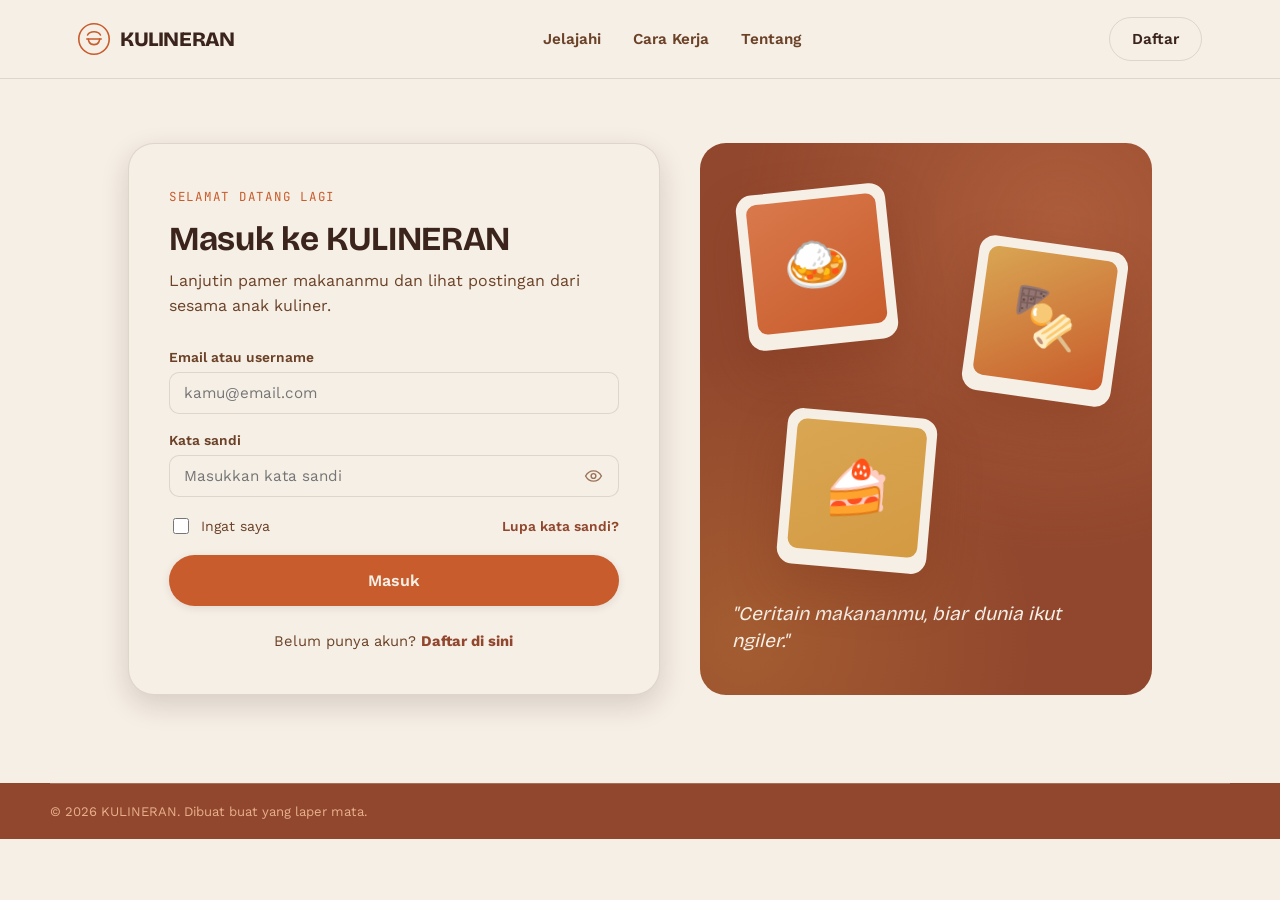
<file: profile.html>
<!DOCTYPE html>
<html lang="id">
<head>
  <meta charset="UTF-8">
  <meta name="viewport" content="width=device-width, initial-scale=1.0">
  <title>Profil — KULINERAN</title>
  <link rel="preconnect" href="https://fonts.googleapis.com">
  <link rel="preconnect" href="https://fonts.gstatic.com" crossorigin>
  <link href="https://fonts.googleapis.com/css2?family=Bricolage+Grotesque:opsz,wght@12..96,500;12..96,600;12..96,700;12..96,800&family=Work+Sans:wght@400;500;600;700&family=JetBrains+Mono:wght@400;500&display=swap" rel="stylesheet">
  <link rel="stylesheet" href="style.css">
</head>
<body>
  <header class="site-header" id="top">
    <div class="wrap header-inner">
      <a class="logo" href="index.html" aria-label="KULINERAN — beranda">
        <span class="logo-mark" aria-hidden="true">
          <svg viewBox="0 0 40 40" fill="none" xmlns="http://www.w3.org/2000/svg">
            <circle cx="20" cy="20" r="19" stroke="currentColor" stroke-width="2"/>
            <path d="M12 15C12 15 14 11 20 11C26 11 28 15 28 15" stroke="currentColor" stroke-width="2" stroke-linecap="round"/>
            <path d="M11 20H29" stroke="currentColor" stroke-width="2" stroke-linecap="round"/>
            <path d="M13 20C13 20 13 27 20 27C27 27 27 20 27 20" stroke="currentColor" stroke-width="2" stroke-linecap="round"/>
          </svg>
        </span>
        <span class="logo-text">KULINERAN</span>
      </a>

      <nav class="main-nav" aria-label="Navigasi utama">
        <a href="index.html#feed">Jelajahi</a>
        <a href="index.html#cara-kerja">Cara Kerja</a>
        <a href="index.html#tentang">Tentang</a>
      </nav>

      <div class="header-actions">
        <div class="auth-user" id="authUser">
          <a class="user-chip" href="profile.html" aria-label="Lihat profil pengguna">
            <span class="user-avatar" id="userAvatar" aria-hidden="true">👤</span>
            <span class="user-name" id="userName">Kamu</span>
          </a>
          <button class="btn btn-ghost header-auth-link" id="logoutBtn" type="button">Keluar</button>
        </div>
      </div>
    </div>
  </header>

  <main class="profile-shell">
    <div class="wrap">
      <section class="profile-card">
        <div class="profile-avatar" id="profileAvatar">👤</div>
        <div class="profile-meta">
          <h1 id="profileName">Nama Pengguna</h1>
          <div class="profile-handle" id="profileUsername">@username</div>
        </div>
        <button class="btn btn-primary" id="toggleEditBtn" type="button">Edit Profil</button>
      </section>

      <section class="profile-grid">
        <aside class="profile-panel">
          <div class="profile-info-list">
            <div class="info-row">
              <label>Username</label>
              <strong id="infoUsername">@username</strong>
            </div>
            <div class="info-row">
              <label>Nama</label>
              <strong id="infoName">Nama lengkap</strong>
            </div>
            <div class="info-row">
              <label>Email</label>
              <strong id="infoEmail">email@example.com</strong>
            </div>
            <div class="info-row">
              <label>Jumlah Postingan</label>
              <strong id="infoPostCount">0</strong>
            </div>
          </div>
        </aside>

        <section class="profile-posts-panel">
          <div class="profile-posts-head">
            <h2 class="section-title">Postingan</h2>
            <a class="btn btn-ghost" href="index.html#feed">Lihat etalase</a>
          </div>
          <div id="profilePosts" class="profile-posts-list"></div>
        </section>
      </section>

      <section class="profile-edit-panel" id="profileEditPanel" hidden>
        <h2 class="section-title">Edit Profil</h2>
        <form id="profileEditForm" class="profile-edit-form">
          <div class="profile-avatar-upload">
            <div class="profile-avatar preview-avatar" id="previewAvatar">👤</div>
            <label class="btn btn-ghost" for="avatarInput">Ganti foto profil</label>
            <input type="file" id="avatarInput" accept="image/*" hidden>
          </div>

          <div class="field-grid">
            <div class="field">
              <label for="editName">Nama</label>
              <input type="text" id="editName" name="editName" placeholder="Nama lengkap" required>
            </div>
            <div class="field">
              <label for="editUsername">Username</label>
              <input type="text" id="editUsername" name="editUsername" placeholder="username" required>
            </div>
            <div class="field field-full">
              <label for="editEmail">Email</label>
              <input type="email" id="editEmail" name="editEmail" placeholder="email@example.com" required>
            </div>
          </div>

          <div class="profile-edit-actions">
            <button class="btn btn-primary" type="submit">Simpan Perubahan</button>
            <button class="btn btn-ghost" type="button" id="cancelEditBtn">Batal</button>
          </div>
        </form>
      </section>
    </div>
  </main>

  <footer class="site-footer">
    <div class="wrap footer-bottom">
      <p>&copy; 2026 KULINERAN. Dibuat buat yang laper mata.</p>
    </div>
  </footer>

  <script src="script.js"></script>
  <script>
    (() => {
      const session = JSON.parse(localStorage.getItem('kulineran_session') || 'null');
      if (!session || !session.loggedIn) {
        window.location.href = 'login.html';
        return;
      }

      const profileName = document.getElementById('profileName');
      const profileUsername = document.getElementById('profileUsername');
      const infoUsername = document.getElementById('infoUsername');
      const infoName = document.getElementById('infoName');
      const infoEmail = document.getElementById('infoEmail');
      const infoPostCount = document.getElementById('infoPostCount');
      const profileAvatar = document.getElementById('profileAvatar');
      const previewAvatar = document.getElementById('previewAvatar');
      const userName = document.getElementById('userName');
      const userAvatar = document.getElementById('userAvatar');
      const profilePosts = document.getElementById('profilePosts');
      const logoutBtn = document.getElementById('logoutBtn');
      const toggleEditBtn = document.getElementById('toggleEditBtn');
      const cancelEditBtn = document.getElementById('cancelEditBtn');
      const profileEditPanel = document.getElementById('profileEditPanel');
      const profileEditForm = document.getElementById('profileEditForm');
      const editNameInput = document.getElementById('editName');
      const editUsernameInput = document.getElementById('editUsername');
      const editEmailInput = document.getElementById('editEmail');
      const avatarInput = document.getElementById('avatarInput');

      function getProfileData() {
        const current = JSON.parse(localStorage.getItem('kulineran_session') || 'null');
        return {
          name: current?.name || current?.displayName || 'Kamu',
          username: current?.username || 'kamu',
          email: current?.email || '',
          avatar: current?.avatar || ''
        };
      }

      function renderProfile() {
        const current = getProfileData();
        const displayName = current.name || 'Kamu';
        const username = current.username || 'kamu';
        const email = current.email || 'Belum ada email';

        profileName.textContent = displayName;
        profileUsername.textContent = '@' + username;
        infoUsername.textContent = '@' + username;
        infoName.textContent = displayName;
        infoEmail.textContent = email;
        userName.textContent = displayName;
        editNameInput.value = displayName;
        editUsernameInput.value = username;
        editEmailInput.value = email === 'Belum ada email' ? '' : email;

        const initials = displayName.trim().charAt(0).toUpperCase() || 'K';
        const avatar = current.avatar;

        if (avatar) {
          profileAvatar.style.backgroundImage = 'url("' + avatar + '")';
          profileAvatar.style.backgroundSize = 'cover';
          profileAvatar.style.backgroundPosition = 'center';
          profileAvatar.textContent = '';
          previewAvatar.style.backgroundImage = 'url("' + avatar + '")';
          previewAvatar.style.backgroundSize = 'cover';
          previewAvatar.style.backgroundPosition = 'center';
          previewAvatar.textContent = '';
          userAvatar.style.backgroundImage = 'url("' + avatar + '")';
          userAvatar.style.backgroundSize = 'cover';
          userAvatar.style.backgroundPosition = 'center';
          userAvatar.textContent = '';
        } else {
          profileAvatar.style.backgroundImage = 'none';
          profileAvatar.textContent = initials;
          previewAvatar.style.backgroundImage = 'none';
          previewAvatar.textContent = initials;
          userAvatar.style.backgroundImage = 'none';
          userAvatar.textContent = initials;
        }
      }

      function renderPosts() {
        const current = getProfileData();
        const username = current.username || 'kamu';
        const posts = JSON.parse(localStorage.getItem('kulineran_posts') || '[]');
        const userPosts = posts.filter((post) => {
          const author = (post.authorUsername || post.user || '').replace(/^@/, '').toLowerCase();
          const currentUser = username.toLowerCase();
          const displayName = current.name || 'Kamu';
          return author === currentUser || (post.authorName && post.authorName.toLowerCase() === displayName.toLowerCase()) || post.user === '@' + username || post.user === displayName;
        });

        infoPostCount.textContent = userPosts.length;

        if (!userPosts.length) {
          profilePosts.innerHTML = '<div class="empty-state">Belum ada postingan yang diupload oleh user ini.</div>';
          return;
        }

        profilePosts.innerHTML = userPosts.map((post) => `
          <article class="profile-post-item">
            <h3>${post.title}</h3>
            <div class="profile-post-meta">
              <span>${post.category || 'umum'}</span>
              <span>${post.time || 'baru saja'}</span>
            </div>
            <p>${post.desc}</p>
          </article>
        `).join('');
      }

      function saveSessionData(nextSession) {
        const users = JSON.parse(localStorage.getItem('kulineran_users') || '[]');
        const index = users.findIndex((user) => user.email && nextSession.email && user.email.toLowerCase() === nextSession.email.toLowerCase());

        if (index >= 0) {
          users[index] = {
            ...users[index],
            name: nextSession.name,
            username: nextSession.username,
            email: nextSession.email,
            avatar: nextSession.avatar || users[index].avatar || ''
          };
        } else {
          users.push({
            name: nextSession.name,
            username: nextSession.username,
            email: nextSession.email,
            avatar: nextSession.avatar || ''
          });
        }

        localStorage.setItem('kulineran_users', JSON.stringify(users));
        localStorage.setItem('kulineran_session', JSON.stringify(nextSession));
      }

      avatarInput.addEventListener('change', (e) => {
        const file = e.target.files && e.target.files[0];
        if (!file) return;

        const reader = new FileReader();
        reader.onload = () => {
          const avatarData = String(reader.result);
          const session = getProfileData();
          const nextSession = {
            ...JSON.parse(localStorage.getItem('kulineran_session') || '{}'),
            name: session.name,
            username: session.username,
            email: session.email,
            avatar: avatarData,
            loggedIn: true,
            displayName: session.name
          };
          saveSessionData(nextSession);
          renderProfile();
        };
        reader.readAsDataURL(file);
      });

      profileEditForm.addEventListener('submit', (e) => {
        e.preventDefault();

        const nextName = editNameInput.value.trim();
        const nextUsername = editUsernameInput.value.trim().replace(/^@/, '');
        const nextEmail = editEmailInput.value.trim();

        if (!nextName || !nextUsername || !nextEmail) {
          alert('Nama, username, dan email wajib diisi.');
          return;
        }

        const current = getProfileData();
        const nextSession = {
          ...JSON.parse(localStorage.getItem('kulineran_session') || '{}'),
          loggedIn: true,
          name: nextName,
          username: nextUsername,
          email: nextEmail,
          displayName: nextName,
          avatar: current.avatar || ''
        };

        saveSessionData(nextSession);

        const posts = JSON.parse(localStorage.getItem('kulineran_posts') || '[]');
        const updatedPosts = posts.map((post) => {
          if ((post.authorUsername || '').toLowerCase() === (current.username || 'kamu').toLowerCase() || (post.authorName || '').toLowerCase() === (current.name || 'kamu').toLowerCase()) {
            return {
              ...post,
              authorUsername: nextUsername,
              authorName: nextName,
              authorEmail: nextEmail,
              user: '@' + nextUsername
            };
          }
          return post;
        });
        localStorage.setItem('kulineran_posts', JSON.stringify(updatedPosts));

        renderProfile();
        renderPosts();
        profileEditPanel.hidden = true;
      });

      toggleEditBtn.addEventListener('click', () => {
        profileEditPanel.hidden = !profileEditPanel.hidden;
      });

      cancelEditBtn.addEventListener('click', () => {
        profileEditPanel.hidden = true;
      });

      logoutBtn.addEventListener('click', () => {
        localStorage.removeItem('kulineran_session');
        window.location.href = 'login.html';
      });

      renderProfile();
      renderPosts();
    })();
  </script>
</body>
</html>
</file>
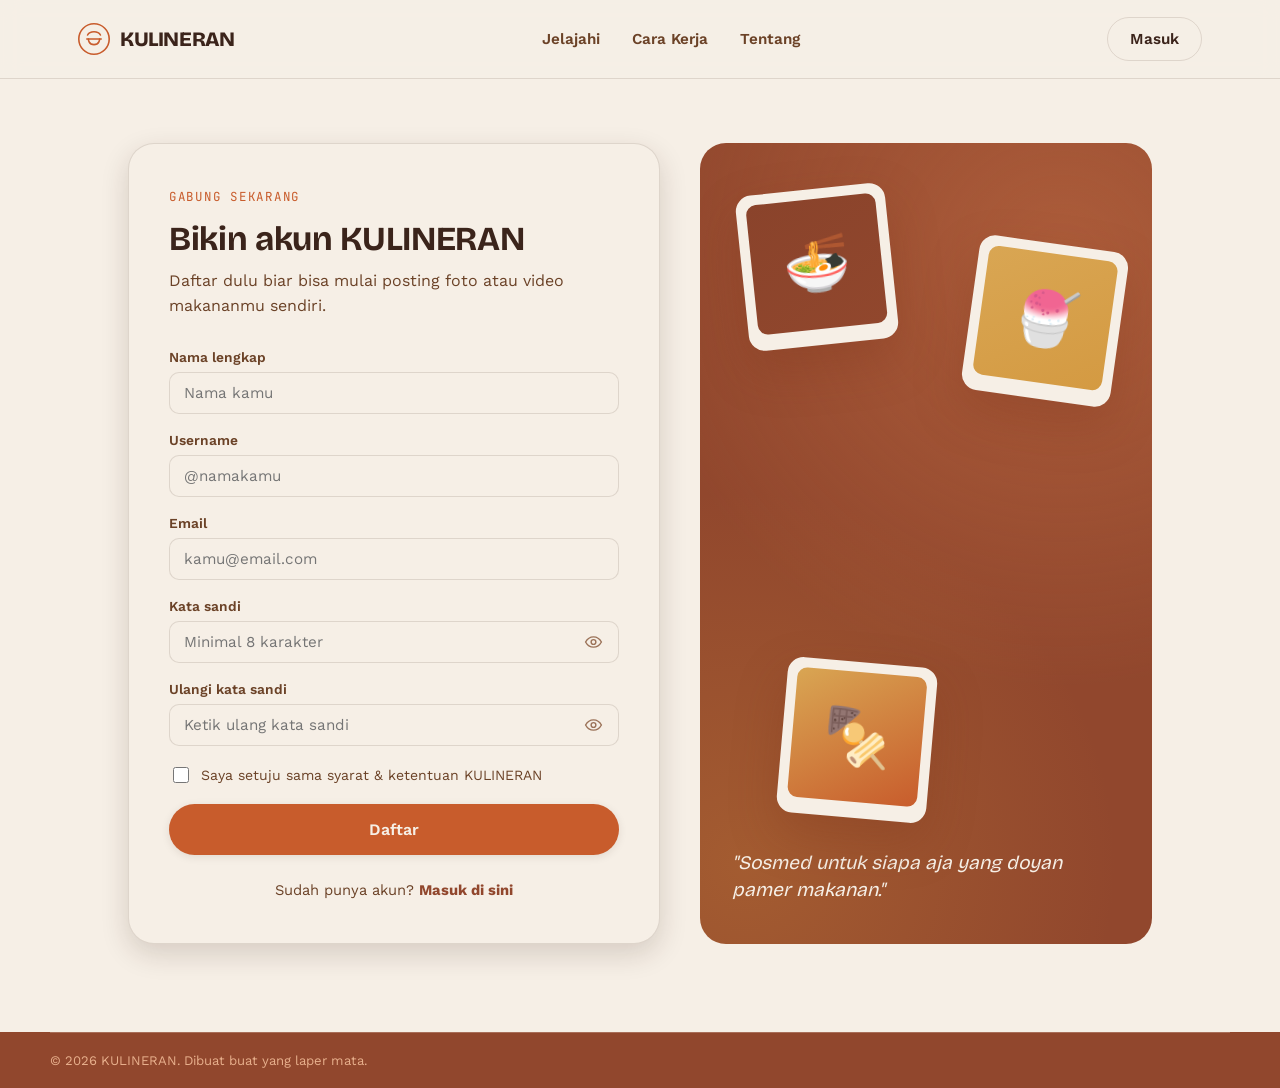
<file: register.html>
<!DOCTYPE html>
<html lang="id">
<head>
<meta charset="UTF-8">
<meta name="viewport" content="width=device-width, initial-scale=1.0">
<title>Daftar — KULINERAN</title>
<link rel="preconnect" href="https://fonts.googleapis.com">
<link rel="preconnect" href="https://fonts.gstatic.com" crossorigin>
<link href="https://fonts.googleapis.com/css2?family=Bricolage+Grotesque:opsz,wght@12..96,500;12..96,600;12..96,700;12..96,800&family=Work+Sans:wght@400;500;600;700&family=JetBrains+Mono:wght@400;500&display=swap" rel="stylesheet">
<link rel="stylesheet" href="style.css">
</head>
<body class="auth-body">

<header class="site-header">
  <div class="wrap header-inner">
    <a class="logo" href="index.html" aria-label="KULINERAN — beranda">
      <span class="logo-mark" aria-hidden="true">
        <svg viewBox="0 0 40 40" fill="none" xmlns="http://www.w3.org/2000/svg">
          <circle cx="20" cy="20" r="19" stroke="currentColor" stroke-width="2"/>
          <path d="M12 15C12 15 14 11 20 11C26 11 28 15 28 15" stroke="currentColor" stroke-width="2" stroke-linecap="round"/>
          <path d="M11 20H29" stroke="currentColor" stroke-width="2" stroke-linecap="round"/>
          <path d="M13 20C13 20 13 27 20 27C27 27 27 20 27 20" stroke="currentColor" stroke-width="2" stroke-linecap="round"/>
        </svg>
      </span>
      <span class="logo-text">KULINERAN</span>
    </a>
    <nav class="main-nav" aria-label="Navigasi utama">
      <a href="index.html#feed">Jelajahi</a>
      <a href="index.html#cara-kerja">Cara Kerja</a>
      <a href="index.html#tentang">Tentang</a>
    </nav>
    <div class="header-actions">
      <a class="btn btn-ghost" href="login.html">Masuk</a>
    </div>
  </div>
</header>

<main class="auth-main">
  <div class="auth-wrap">
    <div class="auth-card">
      <p class="eyebrow eyebrow-dark">gabung sekarang</p>
      <h1 class="auth-title">Bikin akun KULINERAN</h1>
      <p class="auth-sub">Daftar dulu biar bisa mulai posting foto atau video makananmu sendiri.</p>

      <form class="auth-form" id="registerForm" novalidate>
        <div class="field">
          <label for="regName">Nama lengkap</label>
          <input type="text" id="regName" name="regName" placeholder="Nama kamu" autocomplete="name" required>
          <span class="field-error" id="regNameError" hidden></span>
        </div>

        <div class="field">
          <label for="regUsername">Username</label>
          <input type="text" id="regUsername" name="regUsername" placeholder="@namakamu" autocomplete="username" required>
          <span class="field-error" id="regUsernameError" hidden></span>
        </div>

        <div class="field">
          <label for="regEmail">Email</label>
          <input type="email" id="regEmail" name="regEmail" placeholder="kamu@email.com" autocomplete="email" required>
          <span class="field-error" id="regEmailError" hidden></span>
        </div>

        <div class="field">
          <label for="regPassword">Kata sandi</label>
          <div class="password-wrap">
            <input type="password" id="regPassword" name="regPassword" placeholder="Minimal 8 karakter" autocomplete="new-password" required minlength="8">
            <button type="button" class="password-toggle" data-target="regPassword" aria-label="Tampilkan kata sandi">
              <svg width="19" height="19" viewBox="0 0 24 24" fill="none"><path d="M2 12C2 12 5.5 5.5 12 5.5C18.5 5.5 22 12 22 12C22 12 18.5 18.5 12 18.5C5.5 18.5 2 12 2 12Z" stroke="currentColor" stroke-width="1.8"/><circle cx="12" cy="12" r="3" stroke="currentColor" stroke-width="1.8"/></svg>
            </button>
          </div>
          <span class="field-error" id="regPasswordError" hidden></span>
        </div>

        <div class="field">
          <label for="regPasswordConfirm">Ulangi kata sandi</label>
          <div class="password-wrap">
            <input type="password" id="regPasswordConfirm" name="regPasswordConfirm" placeholder="Ketik ulang kata sandi" autocomplete="new-password" required>
            <button type="button" class="password-toggle" data-target="regPasswordConfirm" aria-label="Tampilkan kata sandi">
              <svg width="19" height="19" viewBox="0 0 24 24" fill="none"><path d="M2 12C2 12 5.5 5.5 12 5.5C18.5 5.5 22 12 22 12C22 12 18.5 18.5 12 18.5C5.5 18.5 2 12 2 12Z" stroke="currentColor" stroke-width="1.8"/><circle cx="12" cy="12" r="3" stroke="currentColor" stroke-width="1.8"/></svg>
            </button>
          </div>
          <span class="field-error" id="regPasswordConfirmError" hidden></span>
        </div>

        <label class="checkbox-row">
          <input type="checkbox" id="agreeTerms" required>
          <span>Saya setuju sama syarat & ketentuan KULINERAN</span>
        </label>

        <p class="form-msg" id="registerMsg" hidden></p>

        <button class="btn btn-primary btn-lg btn-block" type="submit">Daftar</button>
      </form>

      <p class="auth-switch">Sudah punya akun? <a href="login.html">Masuk di sini</a></p>
    </div>

    <div class="auth-visual" aria-hidden="true">
      <div class="auth-collage">
        <div class="collage-card card-a"><div class="collage-media grad-4">🍜</div></div>
        <div class="collage-card card-b"><div class="collage-media grad-3">🍧</div></div>
        <div class="collage-card card-c"><div class="collage-media grad-2">🍢</div></div>
      </div>
      <p class="auth-visual-text">"Sosmed untuk siapa aja yang doyan pamer makanan."</p>
    </div>
  </div>
</main>

<footer class="site-footer">
  <div class="wrap footer-bottom">
    <p>&copy; 2026 KULINERAN. Dibuat buat yang laper mata.</p>
  </div>
</footer>

  <script src="auth2.js"></script>
</body>
</html>
</file>
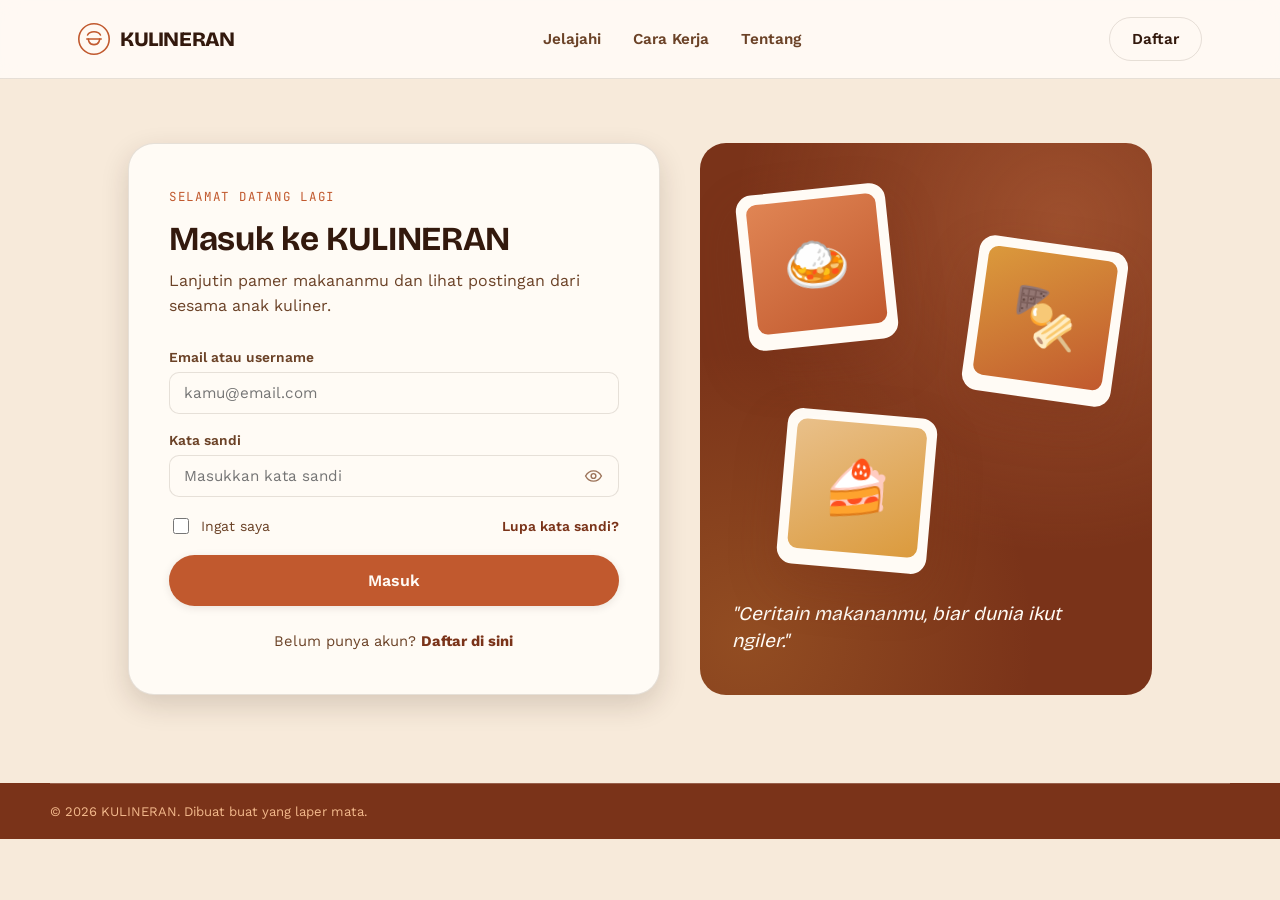
<file: kulineran/login.html>
<!DOCTYPE html>
<html lang="id">
<head>
<meta charset="UTF-8">
<meta name="viewport" content="width=device-width, initial-scale=1.0">
<title>Masuk — KULINERAN</title>
<link rel="preconnect" href="https://fonts.googleapis.com">
<link rel="preconnect" href="https://fonts.gstatic.com" crossorigin>
<link href="https://fonts.googleapis.com/css2?family=Bricolage+Grotesque:opsz,wght@12..96,500;12..96,600;12..96,700;12..96,800&family=Work+Sans:wght@400;500;600;700&family=JetBrains+Mono:wght@400;500&display=swap" rel="stylesheet">
<link rel="stylesheet" href="style.css">
</head>
<body class="auth-body">

<header class="site-header">
  <div class="wrap header-inner">
    <a class="logo" href="index.html" aria-label="KULINERAN — beranda">
      <span class="logo-mark" aria-hidden="true">
        <svg viewBox="0 0 40 40" fill="none" xmlns="http://www.w3.org/2000/svg">
          <circle cx="20" cy="20" r="19" stroke="currentColor" stroke-width="2"/>
          <path d="M12 15C12 15 14 11 20 11C26 11 28 15 28 15" stroke="currentColor" stroke-width="2" stroke-linecap="round"/>
          <path d="M11 20H29" stroke="currentColor" stroke-width="2" stroke-linecap="round"/>
          <path d="M13 20C13 20 13 27 20 27C27 27 27 20 27 20" stroke="currentColor" stroke-width="2" stroke-linecap="round"/>
        </svg>
      </span>
      <span class="logo-text">KULINERAN</span>
    </a>
    <nav class="main-nav" aria-label="Navigasi utama">
      <a href="index.html#feed">Jelajahi</a>
      <a href="index.html#cara-kerja">Cara Kerja</a>
      <a href="index.html#tentang">Tentang</a>
    </nav>
    <div class="header-actions">
      <a class="btn btn-ghost" href="register.html">Daftar</a>
    </div>
  </div>
</header>

<main class="auth-main">
  <div class="auth-wrap">
    <div class="auth-card">
      <p class="eyebrow eyebrow-dark">selamat datang lagi</p>
      <h1 class="auth-title">Masuk ke KULINERAN</h1>
      <p class="auth-sub">Lanjutin pamer makananmu dan lihat postingan dari sesama anak kuliner.</p>

      <form class="auth-form" id="loginForm" novalidate>
        <div class="field">
          <label for="loginEmail">Email atau username</label>
          <input type="text" id="loginEmail" name="loginEmail" placeholder="kamu@email.com" autocomplete="username" required>
          <span class="field-error" id="loginEmailError" hidden></span>
        </div>

        <div class="field">
          <label for="loginPassword">Kata sandi</label>
          <div class="password-wrap">
            <input type="password" id="loginPassword" name="loginPassword" placeholder="Masukkan kata sandi" autocomplete="current-password" required>
            <button type="button" class="password-toggle" data-target="loginPassword" aria-label="Tampilkan kata sandi">
              <svg width="19" height="19" viewBox="0 0 24 24" fill="none"><path d="M2 12C2 12 5.5 5.5 12 5.5C18.5 5.5 22 12 22 12C22 12 18.5 18.5 12 18.5C5.5 18.5 2 12 2 12Z" stroke="currentColor" stroke-width="1.8"/><circle cx="12" cy="12" r="3" stroke="currentColor" stroke-width="1.8"/></svg>
            </button>
          </div>
          <span class="field-error" id="loginPasswordError" hidden></span>
        </div>

        <div class="auth-row">
          <label class="checkbox-row">
            <input type="checkbox" id="rememberMe">
            <span>Ingat saya</span>
          </label>
          <a class="auth-link" href="#" id="forgotLink">Lupa kata sandi?</a>
        </div>

        <p class="form-msg" id="loginMsg" hidden></p>

        <button class="btn btn-primary btn-lg btn-block" type="submit">Masuk</button>
      </form>

      <p class="auth-switch">Belum punya akun? <a href="register.html">Daftar di sini</a></p>
    </div>

    <div class="auth-visual" aria-hidden="true">
      <div class="auth-collage">
        <div class="collage-card card-a"><div class="collage-media grad-1">🍛</div></div>
        <div class="collage-card card-b"><div class="collage-media grad-2">🍢</div></div>
        <div class="collage-card card-c"><div class="collage-media grad-3">🍰</div></div>
      </div>
      <p class="auth-visual-text">"Ceritain makananmu, biar dunia ikut ngiler."</p>
    </div>
  </div>
</main>

<footer class="site-footer">
  <div class="wrap footer-bottom">
    <p>&copy; 2026 KULINERAN. Dibuat buat yang laper mata.</p>
  </div>
</footer>

<script src="auth.js"></script>
</body>
</html>
</file>
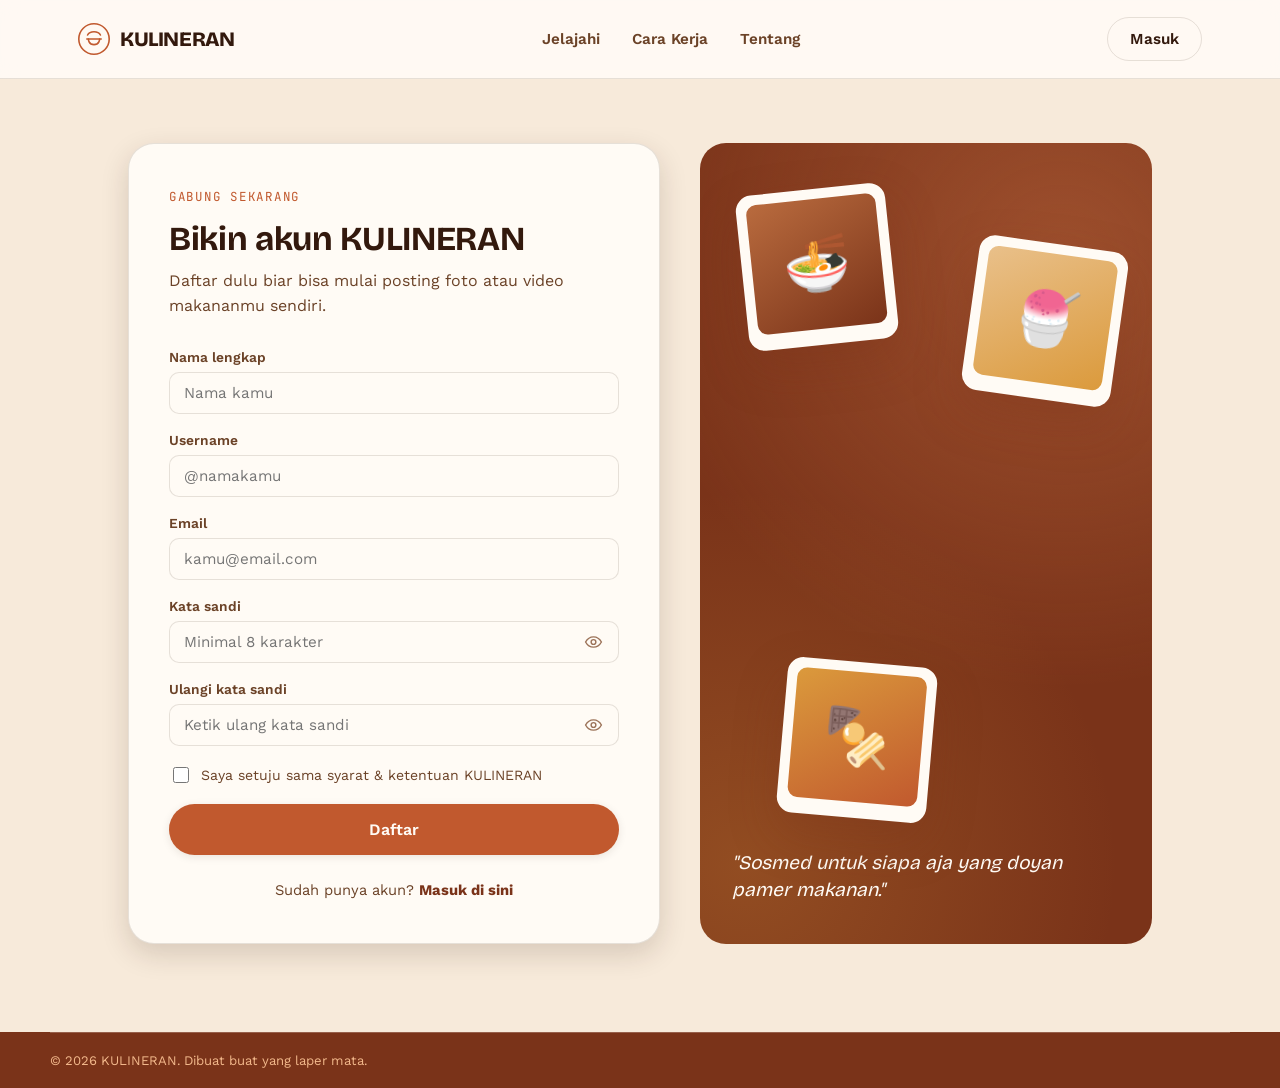
<file: kulineran/register.html>
<!DOCTYPE html>
<html lang="id">
<head>
<meta charset="UTF-8">
<meta name="viewport" content="width=device-width, initial-scale=1.0">
<title>Daftar — KULINERAN</title>
<link rel="preconnect" href="https://fonts.googleapis.com">
<link rel="preconnect" href="https://fonts.gstatic.com" crossorigin>
<link href="https://fonts.googleapis.com/css2?family=Bricolage+Grotesque:opsz,wght@12..96,500;12..96,600;12..96,700;12..96,800&family=Work+Sans:wght@400;500;600;700&family=JetBrains+Mono:wght@400;500&display=swap" rel="stylesheet">
<link rel="stylesheet" href="style.css">
</head>
<body class="auth-body">

<header class="site-header">
  <div class="wrap header-inner">
    <a class="logo" href="index.html" aria-label="KULINERAN — beranda">
      <span class="logo-mark" aria-hidden="true">
        <svg viewBox="0 0 40 40" fill="none" xmlns="http://www.w3.org/2000/svg">
          <circle cx="20" cy="20" r="19" stroke="currentColor" stroke-width="2"/>
          <path d="M12 15C12 15 14 11 20 11C26 11 28 15 28 15" stroke="currentColor" stroke-width="2" stroke-linecap="round"/>
          <path d="M11 20H29" stroke="currentColor" stroke-width="2" stroke-linecap="round"/>
          <path d="M13 20C13 20 13 27 20 27C27 27 27 20 27 20" stroke="currentColor" stroke-width="2" stroke-linecap="round"/>
        </svg>
      </span>
      <span class="logo-text">KULINERAN</span>
    </a>
    <nav class="main-nav" aria-label="Navigasi utama">
      <a href="index.html#feed">Jelajahi</a>
      <a href="index.html#cara-kerja">Cara Kerja</a>
      <a href="index.html#tentang">Tentang</a>
    </nav>
    <div class="header-actions">
      <a class="btn btn-ghost" href="login.html">Masuk</a>
    </div>
  </div>
</header>

<main class="auth-main">
  <div class="auth-wrap">
    <div class="auth-card">
      <p class="eyebrow eyebrow-dark">gabung sekarang</p>
      <h1 class="auth-title">Bikin akun KULINERAN</h1>
      <p class="auth-sub">Daftar dulu biar bisa mulai posting foto atau video makananmu sendiri.</p>

      <form class="auth-form" id="registerForm" novalidate>
        <div class="field">
          <label for="regName">Nama lengkap</label>
          <input type="text" id="regName" name="regName" placeholder="Nama kamu" autocomplete="name" required>
          <span class="field-error" id="regNameError" hidden></span>
        </div>

        <div class="field">
          <label for="regUsername">Username</label>
          <input type="text" id="regUsername" name="regUsername" placeholder="@namakamu" autocomplete="username" required>
          <span class="field-error" id="regUsernameError" hidden></span>
        </div>

        <div class="field">
          <label for="regEmail">Email</label>
          <input type="email" id="regEmail" name="regEmail" placeholder="kamu@email.com" autocomplete="email" required>
          <span class="field-error" id="regEmailError" hidden></span>
        </div>

        <div class="field">
          <label for="regPassword">Kata sandi</label>
          <div class="password-wrap">
            <input type="password" id="regPassword" name="regPassword" placeholder="Minimal 8 karakter" autocomplete="new-password" required minlength="8">
            <button type="button" class="password-toggle" data-target="regPassword" aria-label="Tampilkan kata sandi">
              <svg width="19" height="19" viewBox="0 0 24 24" fill="none"><path d="M2 12C2 12 5.5 5.5 12 5.5C18.5 5.5 22 12 22 12C22 12 18.5 18.5 12 18.5C5.5 18.5 2 12 2 12Z" stroke="currentColor" stroke-width="1.8"/><circle cx="12" cy="12" r="3" stroke="currentColor" stroke-width="1.8"/></svg>
            </button>
          </div>
          <span class="field-error" id="regPasswordError" hidden></span>
        </div>

        <div class="field">
          <label for="regPasswordConfirm">Ulangi kata sandi</label>
          <div class="password-wrap">
            <input type="password" id="regPasswordConfirm" name="regPasswordConfirm" placeholder="Ketik ulang kata sandi" autocomplete="new-password" required>
            <button type="button" class="password-toggle" data-target="regPasswordConfirm" aria-label="Tampilkan kata sandi">
              <svg width="19" height="19" viewBox="0 0 24 24" fill="none"><path d="M2 12C2 12 5.5 5.5 12 5.5C18.5 5.5 22 12 22 12C22 12 18.5 18.5 12 18.5C5.5 18.5 2 12 2 12Z" stroke="currentColor" stroke-width="1.8"/><circle cx="12" cy="12" r="3" stroke="currentColor" stroke-width="1.8"/></svg>
            </button>
          </div>
          <span class="field-error" id="regPasswordConfirmError" hidden></span>
        </div>

        <label class="checkbox-row">
          <input type="checkbox" id="agreeTerms" required>
          <span>Saya setuju sama syarat & ketentuan KULINERAN</span>
        </label>

        <p class="form-msg" id="registerMsg" hidden></p>

        <button class="btn btn-primary btn-lg btn-block" type="submit">Daftar</button>
      </form>

      <p class="auth-switch">Sudah punya akun? <a href="login.html">Masuk di sini</a></p>
    </div>

    <div class="auth-visual" aria-hidden="true">
      <div class="auth-collage">
        <div class="collage-card card-a"><div class="collage-media grad-4">🍜</div></div>
        <div class="collage-card card-b"><div class="collage-media grad-3">🍧</div></div>
        <div class="collage-card card-c"><div class="collage-media grad-2">🍢</div></div>
      </div>
      <p class="auth-visual-text">"Sosmed untuk siapa aja yang doyan pamer makanan."</p>
    </div>
  </div>
</main>

<footer class="site-footer">
  <div class="wrap footer-bottom">
    <p>&copy; 2026 KULINERAN. Dibuat buat yang laper mata.</p>
  </div>
</footer>

<script src="auth.js"></script>
</body>
</html>
</file>
<file: style.css>
/* ==========================================================
   KULINERAN — style.css
   Token system: warna dasar terracotta, tipografi Bricolage
   Grotesque (display) + Work Sans (body) + JetBrains Mono (meta)
   ========================================================== */

:root{
  /* -- warna dasar: terracotta -- */
  --terracotta-deep:  #91472D;
  --terracotta:        #C85C2C;
  --terracotta-light:  #D9794C;
  --terracotta-pale:   #E8B08D;

  --cream-bg:   #F6EFE6;
  --surface:    #F6EFE6;
  --surface-2:  #FFF8EF;

  --ink:        #3B241B;
  --ink-soft:   #6B4227;
  --ink-faint:  #9C7359;

  --olive:      #6E7D48;
  --olive-bg:   #E9EEDB;
  --gold:       #D49A42;
  --gold-bg:    #FBEBD1;
  --text-main:  #FFF8EF;

  --line: rgba(51,25,13,0.12);
  --line-on-dark: rgba(255,248,239,0.22);

  --shadow-sm: 0 2px 8px rgba(51,25,13,0.10);
  --shadow-md: 0 10px 28px rgba(51,25,13,0.16);
  --shadow-lg: 0 20px 48px rgba(122,51,25,0.28);

  --radius-sm: 10px;
  --radius-md: 16px;
  --radius-lg: 26px;

  --font-display: 'Bricolage Grotesque', system-ui, sans-serif;
  --font-body: 'Work Sans', system-ui, sans-serif;
  --font-mono: 'JetBrains Mono', ui-monospace, monospace;
}

/* ---------- reset ---------- */
*, *::before, *::after{ box-sizing: border-box; }
html{ scroll-behavior: smooth; }
@media (prefers-reduced-motion: reduce){
  html{ scroll-behavior: auto; }
  *, *::before, *::after{ animation-duration: 0.01ms !important; animation-iteration-count: 1 !important; transition-duration: 0.01ms !important; scroll-behavior: auto !important; }
}
body{
  margin: 0;
  font-family: var(--font-body);
  color: var(--ink);
  background: var(--surface);
  -webkit-font-smoothing: antialiased;
}
img{ max-width: 100%; display: block; }
a{ color: inherit; text-decoration: none; }
button{ font: inherit; cursor: pointer; }
h1,h2,h3,h4{ font-family: var(--font-display); margin: 0; }
p{ margin: 0; }

:focus-visible{
  outline: 3px solid var(--gold);
  outline-offset: 3px;
}

.wrap{
  max-width: 1180px;
  margin: 0 auto;
  padding: 0 28px;
}

/* ---------- buttons ---------- */
.btn{
  display: inline-flex;
  align-items: center;
  gap: 8px;
  justify-content: center;
  padding: 12px 22px;
  border-radius: 999px;
  font-weight: 600;
  font-size: 0.95rem;
  border: 1.5px solid transparent;
  transition: transform 0.15s ease, background 0.15s ease, box-shadow 0.15s ease, color 0.15s ease;
  white-space: nowrap;
}
.btn:hover{ transform: translateY(-2px); }
.btn:active{ transform: translateY(0); }
.btn-primary{
  background: var(--terracotta);
  color: var(--surface);
  box-shadow: var(--shadow-sm);
}
.btn-primary:hover{ background: var(--terracotta-deep); box-shadow: var(--shadow-md); }
.btn-ghost{
  background: transparent;
  color: var(--ink);
  border-color: var(--line);
}
.btn-ghost:hover{ background: var(--surface-2); border-color: var(--terracotta); }
.btn-onlight{
  background: var(--surface);
  color: var(--terracotta-deep);
}
.btn-onlight:hover{ background: var(--gold-bg); }
.btn-lg{ padding: 15px 28px; font-size: 1rem; }
.btn-block{ width: 100%; }

.eyebrow{
  font-family: var(--font-mono);
  font-size: 0.78rem;
  letter-spacing: 0.14em;
  text-transform: uppercase;
  color: var(--terracotta-pale);
  margin: 0 0 14px;
}
.eyebrow-dark{ color: var(--terracotta); }

.section-title{
  font-size: clamp(1.7rem, 3vw, 2.4rem);
  font-weight: 700;
  line-height: 1.15;
  letter-spacing: -0.01em;
}

/* ============ HEADER ============ */
.site-header{
  position: sticky;
  top: 0;
  z-index: 40;
  background: rgba(246,239,230,0.9);
  backdrop-filter: blur(10px);
  border-bottom: 1px solid var(--line);
}
.header-inner{
  display: flex;
  align-items: center;
  justify-content: space-between;
  gap: 24px;
  height: 78px;
}
.logo{
  display: flex;
  align-items: center;
  gap: 10px;
}
.logo-mark{
  color: var(--terracotta);
  width: 32px;
  height: 32px;
  display: inline-flex;
}
.logo-text{
  font-family: var(--font-display);
  font-weight: 800;
  font-size: 1.28rem;
  letter-spacing: -0.02em;
  color: var(--ink);
}
.logo-text-light{ color: var(--surface); }

.main-nav{
  display: flex;
  gap: 32px;
  font-weight: 600;
  font-size: 0.95rem;
}
.main-nav a{
  position: relative;
  padding: 6px 0;
  color: var(--ink-soft);
  transition: color 0.15s ease;
}
.main-nav a:hover{ color: var(--terracotta-deep); }

.header-actions{ display: flex; align-items: center; gap: 14px; }
.nav-toggle{
  display: none;
  flex-direction: column;
  gap: 5px;
  background: none;
  border: none;
  padding: 6px;
}
@media (max-width: 700px){
  .header-auth-link{ display: none; }
  .auth-user .user-chip{ display: none; }
}

.auth-guest, .auth-user{
  display: flex;
  align-items: center;
  gap: 10px;
}
.auth-guest[hidden], .auth-user[hidden]{
  display: none;
}
.user-chip{
  display: inline-flex;
  align-items: center;
  gap: 8px;
  padding: 7px 14px 7px 8px;
  border-radius: 999px;
  background: var(--surface-2);
  border: 1px solid var(--line);
}
.user-avatar{
  width: 26px;
  height: 26px;
  border-radius: 50%;
  background: var(--terracotta);
  color: var(--surface);
  display: inline-flex;
  align-items: center;
  justify-content: center;
  font-size: 0.85rem;
}
.user-name{
  font-weight: 600;
}

.profile-shell{
  padding: 42px 0 64px;
}

.profile-card{
  display: flex;
  align-items: center;
  gap: 22px;
  padding: 28px;
  border-radius: 24px;
  background: linear-gradient(135deg, var(--surface), var(--surface-2));
  border: 1px solid var(--line);
  box-shadow: var(--shadow-sm);
  margin-bottom: 28px;
}

.profile-avatar{
  width: 92px;
  height: 92px;
  border-radius: 50%;
  background: linear-gradient(135deg, var(--terracotta), var(--terracotta-light));
  color: var(--surface);
  display: flex;
  align-items: center;
  justify-content: center;
  font-size: 2rem;
  font-weight: 700;
}

.preview-avatar{
  width: 72px;
  height: 72px;
  margin: 0 auto 12px;
  font-size: 1.7rem;
}

.profile-avatar-upload{
  display: flex;
  flex-direction: column;
  align-items: center;
  gap: 8px;
  margin-bottom: 18px;
}

.profile-meta h1{
  font-size: clamp(2rem, 4vw, 2.8rem);
  margin-bottom: 6px;
}

.profile-handle{
  color: var(--ink-soft);
  font-weight: 600;
}

.profile-grid{
  display: grid;
  grid-template-columns: minmax(260px, 320px) 1fr;
  gap: 28px;
}

.profile-panel,
.profile-posts-panel{
  background: var(--surface);
  border: 1px solid var(--line);
  border-radius: 22px;
  box-shadow: var(--shadow-sm);
  padding: 24px;
}

.profile-info-list{
  display: grid;
  gap: 18px;
}

.info-row{
  padding-bottom: 14px;
  border-bottom: 1px solid var(--line);
}

.info-row:last-child{
  border-bottom: none;
  padding-bottom: 0;
}

.info-row label{
  display: block;
  color: var(--ink-soft);
  font-size: 0.8rem;
  text-transform: uppercase;
  letter-spacing: 0.08em;
  margin-bottom: 8px;
  font-weight: 700;
}

.info-row strong{
  font-size: 1.05rem;
  word-break: break-word;
}

.profile-posts-head{
  display: flex;
  justify-content: space-between;
  gap: 16px;
  align-items: center;
  margin-bottom: 18px;
}

.profile-posts-list{
  display: grid;
  gap: 14px;
}

.profile-post-item{
  padding: 18px;
  border-radius: 16px;
  background: var(--surface-2);
  border: 1px solid var(--line);
}

.profile-post-item h3{
  margin-bottom: 8px;
  font-size: 1.2rem;
}

.profile-post-meta{
  display: flex;
  gap: 10px;
  flex-wrap: wrap;
  color: var(--ink-soft);
  font-size: 0.82rem;
  margin-bottom: 10px;
}

.profile-edit-panel{
  margin-top: 28px;
  padding: 24px;
  border-radius: 22px;
  background: var(--surface);
  border: 1px solid var(--line);
  box-shadow: var(--shadow-sm);
}

.profile-edit-panel h2{
  margin-bottom: 18px;
}

.profile-edit-form{
  display: grid;
  gap: 18px;
}

.field-grid{
  display: grid;
  grid-template-columns: repeat(2, minmax(220px, 1fr));
  gap: 18px;
}

.field {
  display: grid;
  gap: 8px;
}

.field label,
.profile-edit-form label{
  font-weight: 600;
  color: var(--ink-soft);
}

.field input {
  width: 100%;
  padding: 12px 14px;
  border-radius: 12px;
  border: 1px solid var(--line);
  background: var(--surface-2);
  color: var(--ink);
  font: inherit;
}

.field-full {
  grid-column: 1 / -1;
}

.profile-edit-actions{
  display: flex;
  gap: 12px;
  flex-wrap: wrap;
}

.empty-state{
  padding: 22px;
  border-radius: 16px;
  background: var(--surface-2);
  color: var(--ink-soft);
  border: 1px dashed var(--line);
}

@media (max-width: 820px){
  .profile-grid{
    grid-template-columns: 1fr;
  }

  .profile-card{
    flex-direction: column;
    align-items: flex-start;
  }

  .field-grid {
    grid-template-columns: 1fr;
  }
}

.nav-toggle{
  font-size: 0.88rem;
  color: var(--ink);
  max-width: 120px;
  overflow: hidden;
  text-overflow: ellipsis;
  white-space: nowrap;
}
.nav-toggle span{
  width: 22px;
  height: 2px;
  background: var(--ink);
  border-radius: 2px;
}
.mobile-nav{
  display: none;
  flex-direction: column;
  padding: 10px 28px 20px;
  border-top: 1px solid var(--line);
  background: var(--surface);
}
.mobile-nav a{
  padding: 12px 0;
  font-weight: 600;
  border-bottom: 1px solid var(--line);
}
.mobile-nav.is-open{ display: flex; }

/* ============ HERO ============ */
.hero{
  background: var(--terracotta-deep);
  background-image:
    radial-gradient(circle at 85% 12%, rgba(217,121,76,0.35), transparent 55%),
    radial-gradient(circle at 8% 90%, rgba(212,154,66,0.22), transparent 45%);
  color: var(--text-main);
  padding: 76px 0 96px;
  overflow: hidden;
}
.hero-inner{
  display: grid;
  grid-template-columns: 1.1fr 0.9fr;
  gap: 48px;
  align-items: center;
}
.hero-title{
  font-size: clamp(2.4rem, 5.4vw, 4.1rem);
  font-weight: 800;
  line-height: 1.04;
  letter-spacing: -0.02em;
  margin-bottom: 22px;
}
.hero-title-accent{ color: var(--gold); font-style: italic; }
.hero-sub{
  font-size: 1.08rem;
  line-height: 1.6;
  color: var(--terracotta-pale);
  max-width: 480px;
  margin-bottom: 34px;
}
.hero-cta{ display: flex; gap: 14px; flex-wrap: wrap; margin-bottom: 28px; }
.hero .btn-ghost{ color: var(--text-main); border-color: var(--line-on-dark); }
.hero .btn-ghost:hover{ background: rgba(255,248,239,0.08); border-color: var(--text-main); }
.hero-stat{
  font-family: var(--font-mono);
  font-size: 0.85rem;
  color: var(--terracotta-pale);
}
.hero-stat strong{ color: var(--gold); font-size: 1rem; }

.hero-collage{
  position: relative;
  height: 400px;
}
.collage-card{
  position: absolute;
  width: 190px;
  border-radius: var(--radius-md);
  background: var(--surface);
  padding: 10px 10px 16px;
  box-shadow: var(--shadow-lg);
}
.collage-media{
  width: 100%;
  aspect-ratio: 1/1;
  border-radius: 10px;
  display: flex;
  align-items: center;
  justify-content: center;
  font-size: 3.4rem;
}
.grad-1{ background: linear-gradient(150deg, #D9794C, #C85C2C); }
.grad-2{ background: linear-gradient(150deg, #D9A653, #C85C2C); }
.grad-3{ background: linear-gradient(150deg, #D9A653, #D49A42); }
.grad-4{ background: linear-gradient(150deg, #8A432B, #91472D); }

.card-a{ top: 0; left: 30px; transform: rotate(-7deg); z-index: 2; }
.card-b{ top: 50px; right: 0; transform: rotate(9deg); z-index: 1; }
.card-c{ bottom: 20px; left: 0; transform: rotate(6deg); z-index: 1; }
.card-d{ bottom: -10px; right: 40px; transform: rotate(-5deg); z-index: 3; width: 160px; }

/* ============ FEED ============ */
.feed-section{
  background: var(--cream-bg);
  padding: 88px 0 96px;
}
.feed-header{
  display: flex;
  justify-content: space-between;
  align-items: flex-end;
  gap: 32px;
  flex-wrap: wrap;
  margin-bottom: 32px;
}
.feed-desc{
  max-width: 340px;
  color: var(--ink-soft);
  font-size: 0.98rem;
  line-height: 1.55;
}

.filter-row{
  display: flex;
  gap: 10px;
  flex-wrap: wrap;
  margin-bottom: 36px;
}
.chip{
  background: var(--surface);
  border: 1.5px solid var(--line);
  color: var(--ink-soft);
  padding: 9px 18px;
  border-radius: 999px;
  font-weight: 600;
  font-size: 0.9rem;
  transition: all 0.15s ease;
}
.chip:hover{ border-color: var(--terracotta); color: var(--terracotta-deep); }
.chip.is-active{
  background: var(--terracotta);
  border-color: var(--terracotta);
  color: var(--surface);
}

.feed-grid{
  display: grid;
  grid-template-columns: repeat(3, 1fr);
  gap: 26px;
}
.feed-empty{
  text-align: center;
  padding: 60px 0;
  color: var(--ink-faint);
  font-size: 1.05rem;
}

.post-card{
  background: var(--surface);
  border-radius: var(--radius-md);
  overflow: hidden;
  box-shadow: var(--shadow-sm);
  border: 1px solid var(--line);
  transition: transform 0.2s ease, box-shadow 0.2s ease;
  display: flex;
  flex-direction: column;
  animation: cardIn 0.4s ease both;
}
@keyframes cardIn{
  from{ opacity: 0; transform: translateY(14px); }
  to{ opacity: 1; transform: translateY(0); }
}
.post-card:hover{ transform: translateY(-4px); box-shadow: var(--shadow-md); }

.post-media{
  position: relative;
  width: 100%;
  aspect-ratio: 4/3;
  cursor: pointer;
  display: flex;
  align-items: center;
  justify-content: center;
  font-size: 3.6rem;
  color: var(--surface);
  overflow: hidden;
  background: linear-gradient(150deg, var(--terracotta-light), var(--terracotta));
}
.post-media img, .post-media video{
  width: 100%;
  height: 100%;
  object-fit: cover;
}
.post-media .play-badge{
  position: absolute;
  inset: 0;
  display: flex;
  align-items: center;
  justify-content: center;
  background: rgba(51,25,13,0.18);
}
.post-media .play-badge svg{
  width: 52px; height: 52px;
  filter: drop-shadow(0 4px 10px rgba(0,0,0,0.35));
}
.post-tag{
  position: absolute;
  top: 12px;
  left: 12px;
  font-family: var(--font-mono);
  font-size: 0.72rem;
  letter-spacing: 0.03em;
  background: rgba(51,25,13,0.55);
  color: var(--surface);
  padding: 5px 11px;
  border-radius: 999px;
  backdrop-filter: blur(4px);
}

.post-body{
  padding: 18px 20px 20px;
  display: flex;
  flex-direction: column;
  gap: 8px;
  flex: 1;
}
.post-title{
  font-size: 1.08rem;
  font-weight: 700;
  line-height: 1.3;
}
.post-desc{
  color: var(--ink-soft);
  font-size: 0.92rem;
  line-height: 1.5;
  display: -webkit-box;
  -webkit-line-clamp: 3;
  -webkit-box-orient: vertical;
  overflow: hidden;
  flex: 1;
}
.post-meta{
  display: flex;
  justify-content: space-between;
  align-items: center;
  margin-top: 6px;
  font-family: var(--font-mono);
  font-size: 0.76rem;
  color: var(--ink-faint);
}
.post-footer{
  display: flex;
  align-items: center;
  justify-content: space-between;
  margin-top: 10px;
  padding-top: 12px;
  border-top: 1px dashed var(--line);
}
.ngiler-btn{
  display: inline-flex;
  align-items: center;
  gap: 7px;
  background: none;
  border: none;
  color: var(--ink-soft);
  font-weight: 700;
  font-size: 0.9rem;
  padding: 4px 2px;
  transition: color 0.15s ease;
}
.ngiler-btn svg{ transition: transform 0.2s ease; }
.ngiler-btn:hover svg{ transform: scale(1.12); }
.ngiler-btn.is-active{ color: var(--terracotta); }
.ngiler-btn.is-active svg path{ fill: var(--terracotta); }
.ngiler-btn.bump svg{ animation: bump 0.35s ease; }
@keyframes bump{
  0%{ transform: scale(1); } 40%{ transform: scale(1.35); } 100%{ transform: scale(1); }
}
.comment-count{
  display: inline-flex;
  align-items: center;
  gap: 6px;
  color: var(--ink-faint);
  font-size: 0.86rem;
}

/* ---------- expandable description ---------- */
.post-desc-container{
  position: relative;
}
.post-desc{
  color: var(--ink-soft);
  font-size: 0.92rem;
  line-height: 1.5;
  display: -webkit-box;
  -webkit-line-clamp: 3;
  -webkit-box-orient: vertical;
  overflow: hidden;
  flex: 1;
  max-height: 70px;
  transition: max-height 0.3s ease;
}
.post-desc.is-expanded{
  -webkit-line-clamp: unset;
  max-height: none;
  display: block;
}
.expand-desc-btn{
  display: inline-block;
  background: none;
  border: none;
  color: var(--terracotta);
  font-weight: 600;
  font-size: 0.85rem;
  padding: 4px 0;
  cursor: pointer;
  margin-top: 6px;
  transition: color 0.15s ease;
}
.expand-desc-btn:hover{
  color: var(--terracotta-deep);
}

/* ---------- save/bookmark button ---------- */
.save-btn{
  display: inline-flex;
  align-items: center;
  justify-content: center;
  width: 28px;
  height: 28px;
  background: none;
  border: none;
  color: var(--ink-soft);
  cursor: pointer;
  transition: color 0.15s ease;
  padding: 4px;
}
.save-btn:hover{
  color: var(--terracotta);
}
.save-btn svg{
  width: 18px;
  height: 18px;
}
.save-btn.is-saved{
  color: var(--terracotta);
}
.save-btn.is-saved svg{
  fill: var(--terracotta);
}

/* ---------- edit/delete actions ---------- */
.post-actions{
  display: flex;
  gap: 10px;
  margin-bottom: 12px;
  padding-bottom: 12px;
  border-bottom: 1px dashed var(--line);
}

.action-btn{
  display: inline-flex;
  align-items: center;
  justify-content: center;
  width: 28px;
  height: 28px;
  background: var(--surface-2);
  border: 1px solid var(--line);
  border-radius: 6px;
  color: var(--ink-soft);
  cursor: pointer;
  transition: all 0.15s ease;
  padding: 0;
}

.action-btn:hover{
  background: var(--gold-bg);
  border-color: var(--gold);
  color: var(--terracotta-deep);
}

.action-btn svg{
  width: 16px;
  height: 16px;
}

.edit-btn:hover svg{
  stroke: var(--terracotta-deep);
}

.delete-btn:hover svg{
  stroke: var(--terracotta-deep);
}

.form-actions{
  display: flex;
  flex-direction: column;
  gap: 12px;
  margin-top: 20px;
}

/* ============ CARA KERJA ============ */
.how-section{
  padding: 96px 0;
  background: var(--surface);
}
.how-section .section-title{ max-width: 560px; margin-bottom: 48px; }
.how-grid{
  display: grid;
  grid-template-columns: repeat(3, 1fr);
  gap: 28px;
}
.how-card{
  background: var(--surface-2);
  border-radius: var(--radius-md);
  padding: 32px 26px;
  border: 1px solid var(--line);
}
.how-num{
  display: inline-flex;
  align-items: center;
  justify-content: center;
  width: 40px; height: 40px;
  border-radius: 50%;
  background: var(--terracotta);
  color: var(--surface);
  font-family: var(--font-mono);
  font-weight: 600;
  margin-bottom: 18px;
}
.how-card h3{ font-size: 1.15rem; margin-bottom: 10px; }
.how-card p{ color: var(--ink-soft); line-height: 1.55; font-size: 0.95rem; }

/* ============ CTA BANNER ============ */
.cta-banner{
  background: var(--terracotta);
  background-image: radial-gradient(circle at 20% 30%, rgba(219,154,60,0.35), transparent 50%);
  color: var(--surface);
  padding: 84px 0;
  text-align: center;
}
.cta-inner{ max-width: 620px; margin: 0 auto; display: flex; flex-direction: column; align-items: center; gap: 20px; }
.cta-banner h2{ font-size: clamp(1.6rem, 3.4vw, 2.2rem); }
.cta-banner p{ color: var(--terracotta-pale); line-height: 1.6; }

/* ============ FOOTER ============ */
.site-footer{
  background: var(--terracotta-deep);
  color: var(--terracotta-pale);
}
.footer-inner{
  display: flex;
  justify-content: space-between;
  gap: 40px;
  padding: 56px 0 36px;
  flex-wrap: wrap;
}
.footer-brand p{ margin-top: 10px; max-width: 240px; font-size: 0.92rem; line-height: 1.5; }
.footer-links{ display: flex; gap: 56px; }
.footer-links h4{
  font-family: var(--font-mono);
  font-size: 0.78rem;
  text-transform: uppercase;
  letter-spacing: 0.08em;
  color: var(--surface);
  margin-bottom: 14px;
}
.footer-links a{ display: block; padding: 5px 0; font-size: 0.9rem; transition: color 0.15s ease; }
.footer-links a:hover{ color: var(--surface); }
.footer-bottom{
  border-top: 1px solid var(--line-on-dark);
  padding: 20px 0;
  font-size: 0.82rem;
}

/* ============ MODAL ============ */
.modal-overlay{
  position: fixed;
  inset: 0;
  background: rgba(51,25,13,0.55);
  backdrop-filter: blur(3px);
  display: flex;
  align-items: center;
  justify-content: center;
  padding: 24px;
  z-index: 100;
  animation: fadeIn 0.2s ease;
}
.modal-overlay.lightbox-active{
  padding: 0;
  background: transparent;
  backdrop-filter: none;
  align-items: flex-end;
}
.modal-overlay[hidden]{
  display: none;
}
@keyframes fadeIn{ from{ opacity: 0; } to{ opacity: 1; } }
.modal-panel{
  background: var(--surface);
  border-radius: var(--radius-lg);
  width: 100%;
  max-width: 520px;
  max-height: 88vh;
  overflow-y: auto;
  padding: 28px 28px 32px;
  box-shadow: var(--shadow-lg);
  animation: popIn 0.22s ease;
}
@keyframes popIn{
  from{ opacity: 0; transform: translateY(14px) scale(0.98); }
  to{ opacity: 1; transform: translateY(0) scale(1); }
}
.modal-head{
  display: flex;
  align-items: center;
  justify-content: space-between;
  margin-bottom: 20px;
}
.modal-head h3{ font-size: 1.3rem; }
.icon-btn{
  background: var(--surface-2);
  border: none;
  border-radius: 50%;
  width: 36px; height: 36px;
  display: inline-flex;
  align-items: center;
  justify-content: center;
  color: var(--ink-soft);
  transition: background 0.15s ease, color 0.15s ease;
}
.icon-btn:hover{ background: var(--terracotta); color: var(--surface); }

.upload-form{ display: flex; flex-direction: column; gap: 18px; }
.dropzone{
  display: block;
  border: 2px dashed var(--line);
  border-radius: var(--radius-md);
  cursor: pointer;
  transition: border-color 0.15s ease, background 0.15s ease;
}
.dropzone:hover{ border-color: var(--terracotta); background: var(--surface-2); }
.dropzone-empty{
  padding: 34px 20px;
  text-align: center;
  color: var(--ink-soft);
}
.dropzone-empty svg{ color: var(--terracotta); margin-bottom: 10px; }
.dropzone-empty strong{ color: var(--ink); }
.dropzone-empty span{ display: block; margin-top: 6px; font-size: 0.82rem; color: var(--ink-faint); }
.dropzone-preview{
  position: relative;
  aspect-ratio: 4/3;
  border-radius: 14px;
  overflow: hidden;
}
.dropzone-preview img, .dropzone-preview video{ width: 100%; height: 100%; object-fit: cover; }
.dropzone-preview .change-hint{
  position: absolute;
  bottom: 10px; right: 10px;
  background: rgba(51,25,13,0.65);
  color: var(--surface);
  font-size: 0.75rem;
  padding: 5px 10px;
  border-radius: 999px;
}

.field{ display: flex; flex-direction: column; gap: 7px; }
.field label{ font-size: 0.86rem; font-weight: 600; color: var(--ink-soft); }
.field-row{ display: grid; grid-template-columns: 1fr 1fr; gap: 16px; }
.field input, .field select, .field textarea{
  font-family: var(--font-body);
  font-size: 0.95rem;
  padding: 11px 14px;
  border-radius: 10px;
  border: 1.5px solid var(--line);
  background: var(--surface);
  color: var(--ink);
  resize: vertical;
}
.field input:focus, .field select:focus, .field textarea:focus{
  outline: none;
  border-color: var(--terracotta);
}

/* ============ LIGHTBOX ============ */
.lightbox-threads{
  position: relative;
  width: 100%;
  height: 100vh;
  max-width: 100%;
  display: flex;
  flex-direction: column;
  background: var(--ink);
  color: var(--surface);
  border-radius: 0;
  padding: 0;
  overflow: hidden;
}

.lightbox-close{
  position: absolute;
  top: 20px; 
  right: 20px;
  background: rgba(51,25,13,0.6);
  color: var(--surface);
  z-index: 10;
  border-radius: 50%;
  width: 40px;
  height: 40px;
  padding: 0;
}
.lightbox-close:hover{ background: var(--terracotta); }

.lightbox-media{
  flex: 1;
  width: 100%;
  background: linear-gradient(150deg, var(--terracotta-light), var(--terracotta));
  display: flex;
  align-items: center;
  justify-content: center;
  font-size: 5rem;
  color: var(--surface);
  overflow: hidden;
  position: relative;
}
.lightbox-media img, .lightbox-media video{ 
  width: 100%; 
  height: 100%; 
  object-fit: cover; 
}

/* Threads-style info panel */
.threads-panel{
  position: relative;
  width: 100%;
  max-height: 50vh;
  background: var(--surface);
  border-radius: 28px 28px 0 0;
  padding: 0;
  overflow-y: auto;
  overflow-x: hidden;
  display: flex;
  flex-direction: column;
  transform: translateY(0);
  transition: transform 0.3s cubic-bezier(0.36, 0, 0.66, -0.56);
  touch-action: none;
  cursor: grab;
}
.threads-panel:active{
  cursor: grabbing;
}

.threads-drag-handle{
  width: 40px;
  height: 4px;
  background: var(--line);
  border-radius: 2px;
  margin: 12px auto 16px;
  flex-shrink: 0;
}

.threads-info-content{
  padding: 0 24px 32px;
  overflow-y: auto;
  flex: 1;
}

.threads-header{
  display: flex;
  justify-content: space-between;
  align-items: flex-start;
  margin-bottom: 16px;
  gap: 12px;
}

.threads-info-content h3{
  font-size: 1.3rem;
  margin: 0 0 12px;
  line-height: 1.3;
}

.threads-info-content p{
  color: var(--ink-soft);
  line-height: 1.6;
  font-size: 0.95rem;
  margin-bottom: 16px;
}

.lightbox-meta{
  display: flex;
  gap: 14px;
  margin-top: 16px;
  font-family: var(--font-mono);
  font-size: 0.8rem;
  color: var(--ink-faint);
}

.tag{
  display: inline-block;
  font-family: var(--font-mono);
  font-size: 0.72rem;
  background: var(--gold-bg);
  color: var(--terracotta-deep);
  padding: 5px 12px;
  border-radius: 999px;
  flex-shrink: 0;
}

.icon-btn{
  display: inline-flex;
  align-items: center;
  justify-content: center;
  width: 36px;
  height: 36px;
  border-radius: 8px;
  background: var(--surface-2);
  border: 1px solid var(--line);
  color: var(--ink-soft);
  cursor: pointer;
  transition: all 0.15s ease;
  flex-shrink: 0;
  padding: 0;
}

.icon-btn:hover{
  background: var(--gold-bg);
  border-color: var(--gold);
  color: var(--terracotta-deep);
}

.lightbox-save-btn{
  width: 36px;
  height: 36px;
}

.lightbox-save-btn.is-saved{
  background: var(--gold-bg);
  border-color: var(--gold);
  color: var(--terracotta-deep);
}

.lightbox-save-btn.is-saved svg{
  fill: var(--terracotta-deep);
}

/* Responsive untuk mobile */
@media (max-width: 768px){
  .lightbox-threads{
    max-width: 100%;
  }
  
  .threads-panel{
    max-height: 60vh;
  }
  
  .lightbox-close{
    top: 16px;
    right: 16px;
    width: 36px;
    height: 36px;
  }
}

/* ============ TOAST ============ */
.toast{
  position: fixed;
  bottom: 28px;
  left: 50%;
  transform: translateX(-50%);
  background: var(--ink);
  color: var(--surface);
  padding: 14px 26px;
  border-radius: 999px;
  font-weight: 600;
  font-size: 0.92rem;
  box-shadow: var(--shadow-lg);
  z-index: 200;
  animation: toastIn 0.25s ease;
}
@keyframes toastIn{
  from{ opacity: 0; transform: translate(-50%, 12px); }
  to{ opacity: 1; transform: translate(-50%, 0); }
}

/* ============ AUTH PAGES (login.html / register.html) ============ */
.auth-body{ background: var(--cream-bg); min-height: 100vh; }
.auth-main{
  padding: 64px 0 88px;
}
.auth-wrap{
  max-width: 1080px;
  margin: 0 auto;
  padding: 0 28px;
  display: grid;
  grid-template-columns: 1fr 0.85fr;
  gap: 40px;
  align-items: stretch;
}
.auth-card{
  background: var(--surface);
  border: 1px solid var(--line);
  border-radius: var(--radius-lg);
  padding: 44px 40px;
  box-shadow: var(--shadow-md);
}
.auth-title{
  font-size: clamp(1.6rem, 3vw, 2.1rem);
  font-weight: 700;
  margin-bottom: 10px;
  letter-spacing: -0.01em;
}
.auth-sub{
  color: var(--ink-soft);
  line-height: 1.55;
  margin-bottom: 30px;
  max-width: 420px;
}
.auth-form{ display: flex; flex-direction: column; gap: 18px; }

.password-wrap{ position: relative; }
.password-wrap input{ width: 100%; padding-right: 44px; }
.password-toggle{
  position: absolute;
  top: 50%;
  right: 10px;
  transform: translateY(-50%);
  background: none;
  border: none;
  color: var(--ink-faint);
  display: inline-flex;
  padding: 6px;
  border-radius: 8px;
  transition: color 0.15s ease;
}
.password-toggle:hover{ color: var(--terracotta); }
.password-toggle.is-visible{ color: var(--terracotta-deep); }

.field input.has-error, .field select.has-error{
  border-color: #C24B3A;
  background: #FCEDE9;
}
.field-error{
  font-size: 0.8rem;
  color: #C24B3A;
  font-weight: 600;
}

.auth-row{
  display: flex;
  align-items: center;
  justify-content: space-between;
  flex-wrap: wrap;
  gap: 10px;
}
.checkbox-row{
  display: flex;
  align-items: center;
  gap: 9px;
  font-size: 0.88rem;
  color: var(--ink-soft);
  cursor: pointer;
}
.checkbox-row input{ accent-color: var(--terracotta); width: 16px; height: 16px; }
.auth-link{
  font-size: 0.86rem;
  font-weight: 600;
  color: var(--terracotta-deep);
}
.auth-link:hover{ text-decoration: underline; }

.form-msg{
  font-size: 0.88rem;
  font-weight: 600;
  padding: 11px 14px;
  border-radius: 10px;
}
.form-msg-success{ background: var(--olive-bg); color: #445128; }
.form-msg-error{ background: #FCEDE9; color: #A8382A; }

.auth-switch{
  text-align: center;
  margin-top: 26px;
  font-size: 0.92rem;
  color: var(--ink-soft);
}
.auth-switch a{ color: var(--terracotta-deep); font-weight: 700; }
.auth-switch a:hover{ text-decoration: underline; }

.auth-visual{
  background: var(--terracotta-deep);
  background-image: radial-gradient(circle at 80% 15%, rgba(224,133,84,0.35), transparent 55%),
    radial-gradient(circle at 10% 90%, rgba(219,154,60,0.25), transparent 45%);
  border-radius: var(--radius-lg);
  padding: 40px 32px;
  display: flex;
  flex-direction: column;
  justify-content: flex-end;
  gap: 32px;
  min-height: 420px;
  position: relative;
  overflow: hidden;
}
.auth-collage{
  position: relative;
  flex: 1;
}
.auth-collage .collage-card{ position: absolute; width: 150px; }
.auth-collage .card-a{ top: 6px; left: 10px; transform: rotate(-6deg); }
.auth-collage .card-b{ top: 60px; right: 0; transform: rotate(8deg); }
.auth-collage .card-c{ bottom: 0; left: 50px; transform: rotate(5deg); }
.auth-visual-text{
  font-family: var(--font-display);
  font-style: italic;
  font-size: 1.2rem;
  color: var(--surface);
  line-height: 1.4;
}

/* ============ RESPONSIVE ============ */
@media (max-width: 900px){
  .hero-inner{ grid-template-columns: 1fr; }
  .hero-collage{ height: 300px; margin-top: 12px; }
  .feed-grid{ grid-template-columns: repeat(2, 1fr); }
  .how-grid{ grid-template-columns: 1fr; }
  .main-nav{ display: none; }
  .nav-toggle{ display: flex; }
  .auth-wrap{ grid-template-columns: 1fr; }
  .auth-visual{ order: -1; min-height: 220px; }
  .auth-collage{ display: none; }
}
@media (max-width: 600px){
  .wrap{ padding: 0 20px; }
  .feed-grid{ grid-template-columns: 1fr; }
  .field-row{ grid-template-columns: 1fr; }
  .hero{ padding: 52px 0 64px; }
  .feed-section, .how-section{ padding: 64px 0; }
  .cta-banner{ padding: 64px 0; }
  .collage-card{ width: 140px; }
  .collage-media{ font-size: 2.4rem; }
  .auth-wrap{ padding: 0 20px; }
  .auth-card{ padding: 32px 22px; }
}
</file>
<file: kulineran/style.css>
/* ==========================================================
   KULINERAN — style.css
   Token system: warna dasar terracotta, tipografi Bricolage
   Grotesque (display) + Work Sans (body) + JetBrains Mono (meta)
   ========================================================== */

:root{
  /* -- warna dasar: terracotta -- */
  --terracotta-deep:  #7A3319;
  --terracotta:        #C1592E;
  --terracotta-light:  #E08554;
  --terracotta-pale:   #F3B98C;

  --cream-bg:   #F7EADA;
  --surface:    #FFFBF5;
  --surface-2:  #FFF3E4;

  --ink:        #33190D;
  --ink-soft:   #6B4227;
  --ink-faint:  #9C7359;

  --olive:      #6E7D48;
  --olive-bg:   #E9EEDB;
  --gold:       #DB9A3C;
  --gold-bg:    #FBEBD1;

  --line: rgba(51,25,13,0.12);
  --line-on-dark: rgba(255,251,245,0.22);

  --shadow-sm: 0 2px 8px rgba(51,25,13,0.10);
  --shadow-md: 0 10px 28px rgba(51,25,13,0.16);
  --shadow-lg: 0 20px 48px rgba(122,51,25,0.28);

  --radius-sm: 10px;
  --radius-md: 16px;
  --radius-lg: 26px;

  --font-display: 'Bricolage Grotesque', system-ui, sans-serif;
  --font-body: 'Work Sans', system-ui, sans-serif;
  --font-mono: 'JetBrains Mono', ui-monospace, monospace;
}

/* ---------- reset ---------- */
*, *::before, *::after{ box-sizing: border-box; }
html{ scroll-behavior: smooth; }
@media (prefers-reduced-motion: reduce){
  html{ scroll-behavior: auto; }
  *, *::before, *::after{ animation-duration: 0.01ms !important; animation-iteration-count: 1 !important; transition-duration: 0.01ms !important; scroll-behavior: auto !important; }
}
body{
  margin: 0;
  font-family: var(--font-body);
  color: var(--ink);
  background: var(--surface);
  -webkit-font-smoothing: antialiased;
}
img{ max-width: 100%; display: block; }
a{ color: inherit; text-decoration: none; }
button{ font: inherit; cursor: pointer; }
h1,h2,h3,h4{ font-family: var(--font-display); margin: 0; }
p{ margin: 0; }

:focus-visible{
  outline: 3px solid var(--gold);
  outline-offset: 3px;
}

.wrap{
  max-width: 1180px;
  margin: 0 auto;
  padding: 0 28px;
}

/* ---------- buttons ---------- */
.btn{
  display: inline-flex;
  align-items: center;
  gap: 8px;
  justify-content: center;
  padding: 12px 22px;
  border-radius: 999px;
  font-weight: 600;
  font-size: 0.95rem;
  border: 1.5px solid transparent;
  transition: transform 0.15s ease, background 0.15s ease, box-shadow 0.15s ease, color 0.15s ease;
  white-space: nowrap;
}
.btn:hover{ transform: translateY(-2px); }
.btn:active{ transform: translateY(0); }
.btn-primary{
  background: var(--terracotta);
  color: var(--surface);
  box-shadow: var(--shadow-sm);
}
.btn-primary:hover{ background: var(--terracotta-deep); box-shadow: var(--shadow-md); }
.btn-ghost{
  background: transparent;
  color: var(--ink);
  border-color: var(--line);
}
.btn-ghost:hover{ background: var(--surface-2); border-color: var(--terracotta); }
.btn-onlight{
  background: var(--surface);
  color: var(--terracotta-deep);
}
.btn-onlight:hover{ background: var(--gold-bg); }
.btn-lg{ padding: 15px 28px; font-size: 1rem; }
.btn-block{ width: 100%; }

.eyebrow{
  font-family: var(--font-mono);
  font-size: 0.78rem;
  letter-spacing: 0.14em;
  text-transform: uppercase;
  color: var(--terracotta-pale);
  margin: 0 0 14px;
}
.eyebrow-dark{ color: var(--terracotta); }

.section-title{
  font-size: clamp(1.7rem, 3vw, 2.4rem);
  font-weight: 700;
  line-height: 1.15;
  letter-spacing: -0.01em;
}

/* ============ HEADER ============ */
.site-header{
  position: sticky;
  top: 0;
  z-index: 40;
  background: rgba(255,251,245,0.9);
  backdrop-filter: blur(10px);
  border-bottom: 1px solid var(--line);
}
.header-inner{
  display: flex;
  align-items: center;
  justify-content: space-between;
  gap: 24px;
  height: 78px;
}
.logo{
  display: flex;
  align-items: center;
  gap: 10px;
}
.logo-mark{
  color: var(--terracotta);
  width: 32px;
  height: 32px;
  display: inline-flex;
}
.logo-text{
  font-family: var(--font-display);
  font-weight: 800;
  font-size: 1.28rem;
  letter-spacing: -0.02em;
  color: var(--ink);
}
.logo-text-light{ color: var(--surface); }

.main-nav{
  display: flex;
  gap: 32px;
  font-weight: 600;
  font-size: 0.95rem;
}
.main-nav a{
  position: relative;
  padding: 6px 0;
  color: var(--ink-soft);
  transition: color 0.15s ease;
}
.main-nav a:hover{ color: var(--terracotta-deep); }

.header-actions{ display: flex; align-items: center; gap: 14px; }
.nav-toggle{
  display: none;
  flex-direction: column;
  gap: 5px;
  background: none;
  border: none;
  padding: 6px;
}
@media (max-width: 700px){
  .header-auth-link{ display: none; }
  .auth-user .user-chip{ display: none; }
}

.auth-guest, .auth-user{
  display: flex;
  align-items: center;
  gap: 10px;
}
.auth-guest[hidden], .auth-user[hidden]{
  display: none;
}
.user-chip{
  display: inline-flex;
  align-items: center;
  gap: 8px;
  padding: 7px 14px 7px 8px;
  border-radius: 999px;
  background: var(--surface-2);
  border: 1px solid var(--line);
}
.user-avatar{
  width: 26px;
  height: 26px;
  border-radius: 50%;
  background: var(--terracotta);
  color: var(--surface);
  display: inline-flex;
  align-items: center;
  justify-content: center;
  font-size: 0.85rem;
}
.user-name{
  font-weight: 600;
}

.profile-shell{
  padding: 42px 0 64px;
}

.profile-card{
  display: flex;
  align-items: center;
  gap: 22px;
  padding: 28px;
  border-radius: 24px;
  background: linear-gradient(135deg, var(--surface), var(--surface-2));
  border: 1px solid var(--line);
  box-shadow: var(--shadow-sm);
  margin-bottom: 28px;
}

.profile-avatar{
  width: 92px;
  height: 92px;
  border-radius: 50%;
  background: linear-gradient(135deg, var(--terracotta), var(--terracotta-light));
  color: var(--surface);
  display: flex;
  align-items: center;
  justify-content: center;
  font-size: 2rem;
  font-weight: 700;
}

.preview-avatar{
  width: 72px;
  height: 72px;
  margin: 0 auto 12px;
  font-size: 1.7rem;
}

.profile-avatar-upload{
  display: flex;
  flex-direction: column;
  align-items: center;
  gap: 8px;
  margin-bottom: 18px;
}

.profile-meta h1{
  font-size: clamp(2rem, 4vw, 2.8rem);
  margin-bottom: 6px;
}

.profile-handle{
  color: var(--ink-soft);
  font-weight: 600;
}

.profile-grid{
  display: grid;
  grid-template-columns: minmax(260px, 320px) 1fr;
  gap: 28px;
}

.profile-panel,
.profile-posts-panel{
  background: var(--surface);
  border: 1px solid var(--line);
  border-radius: 22px;
  box-shadow: var(--shadow-sm);
  padding: 24px;
}

.profile-info-list{
  display: grid;
  gap: 18px;
}

.info-row{
  padding-bottom: 14px;
  border-bottom: 1px solid var(--line);
}

.info-row:last-child{
  border-bottom: none;
  padding-bottom: 0;
}

.info-row label{
  display: block;
  color: var(--ink-soft);
  font-size: 0.8rem;
  text-transform: uppercase;
  letter-spacing: 0.08em;
  margin-bottom: 8px;
  font-weight: 700;
}

.info-row strong{
  font-size: 1.05rem;
  word-break: break-word;
}

.profile-posts-head{
  display: flex;
  justify-content: space-between;
  gap: 16px;
  align-items: center;
  margin-bottom: 18px;
}

.profile-posts-list{
  display: grid;
  gap: 14px;
}

.profile-post-item{
  padding: 18px;
  border-radius: 16px;
  background: var(--surface-2);
  border: 1px solid var(--line);
}

.profile-post-item h3{
  margin-bottom: 8px;
  font-size: 1.2rem;
}

.profile-post-meta{
  display: flex;
  gap: 10px;
  flex-wrap: wrap;
  color: var(--ink-soft);
  font-size: 0.82rem;
  margin-bottom: 10px;
}

.profile-edit-panel{
  margin-top: 28px;
  padding: 24px;
  border-radius: 22px;
  background: var(--surface);
  border: 1px solid var(--line);
  box-shadow: var(--shadow-sm);
}

.profile-edit-panel h2{
  margin-bottom: 18px;
}

.profile-edit-form{
  display: grid;
  gap: 18px;
}

.field-grid{
  display: grid;
  grid-template-columns: repeat(2, minmax(220px, 1fr));
  gap: 18px;
}

.field {
  display: grid;
  gap: 8px;
}

.field label,
.profile-edit-form label{
  font-weight: 600;
  color: var(--ink-soft);
}

.field input {
  width: 100%;
  padding: 12px 14px;
  border-radius: 12px;
  border: 1px solid var(--line);
  background: var(--surface-2);
  color: var(--ink);
  font: inherit;
}

.field-full {
  grid-column: 1 / -1;
}

.profile-edit-actions{
  display: flex;
  gap: 12px;
  flex-wrap: wrap;
}

.empty-state{
  padding: 22px;
  border-radius: 16px;
  background: var(--surface-2);
  color: var(--ink-soft);
  border: 1px dashed var(--line);
}

@media (max-width: 820px){
  .profile-grid{
    grid-template-columns: 1fr;
  }

  .profile-card{
    flex-direction: column;
    align-items: flex-start;
  }

  .field-grid {
    grid-template-columns: 1fr;
  }
}

.nav-toggle{
  font-size: 0.88rem;
  color: var(--ink);
  max-width: 120px;
  overflow: hidden;
  text-overflow: ellipsis;
  white-space: nowrap;
}
.nav-toggle span{
  width: 22px;
  height: 2px;
  background: var(--ink);
  border-radius: 2px;
}
.mobile-nav{
  display: none;
  flex-direction: column;
  padding: 10px 28px 20px;
  border-top: 1px solid var(--line);
  background: var(--surface);
}
.mobile-nav a{
  padding: 12px 0;
  font-weight: 600;
  border-bottom: 1px solid var(--line);
}
.mobile-nav.is-open{ display: flex; }

/* ============ HERO ============ */
.hero{
  background: var(--terracotta-deep);
  background-image:
    radial-gradient(circle at 85% 12%, rgba(224,133,84,0.35), transparent 55%),
    radial-gradient(circle at 8% 90%, rgba(219,154,60,0.22), transparent 45%);
  color: var(--surface);
  padding: 76px 0 96px;
  overflow: hidden;
}
.hero-inner{
  display: grid;
  grid-template-columns: 1.1fr 0.9fr;
  gap: 48px;
  align-items: center;
}
.hero-title{
  font-size: clamp(2.4rem, 5.4vw, 4.1rem);
  font-weight: 800;
  line-height: 1.04;
  letter-spacing: -0.02em;
  margin-bottom: 22px;
}
.hero-title-accent{ color: var(--gold); font-style: italic; }
.hero-sub{
  font-size: 1.08rem;
  line-height: 1.6;
  color: var(--terracotta-pale);
  max-width: 480px;
  margin-bottom: 34px;
}
.hero-cta{ display: flex; gap: 14px; flex-wrap: wrap; margin-bottom: 28px; }
.hero .btn-ghost{ color: var(--surface); border-color: var(--line-on-dark); }
.hero .btn-ghost:hover{ background: rgba(255,251,245,0.08); border-color: var(--surface); }
.hero-stat{
  font-family: var(--font-mono);
  font-size: 0.85rem;
  color: var(--terracotta-pale);
}
.hero-stat strong{ color: var(--gold); font-size: 1rem; }

.hero-collage{
  position: relative;
  height: 400px;
}
.collage-card{
  position: absolute;
  width: 190px;
  border-radius: var(--radius-md);
  background: var(--surface);
  padding: 10px 10px 16px;
  box-shadow: var(--shadow-lg);
}
.collage-media{
  width: 100%;
  aspect-ratio: 1/1;
  border-radius: 10px;
  display: flex;
  align-items: center;
  justify-content: center;
  font-size: 3.4rem;
}
.grad-1{ background: linear-gradient(150deg, #E08554, #C1592E); }
.grad-2{ background: linear-gradient(150deg, #DB9A3C, #C1592E); }
.grad-3{ background: linear-gradient(150deg, #E9C08A, #DB9A3C); }
.grad-4{ background: linear-gradient(150deg, #B96B3E, #7A3319); }

.card-a{ top: 0; left: 30px; transform: rotate(-7deg); z-index: 2; }
.card-b{ top: 50px; right: 0; transform: rotate(9deg); z-index: 1; }
.card-c{ bottom: 20px; left: 0; transform: rotate(6deg); z-index: 1; }
.card-d{ bottom: -10px; right: 40px; transform: rotate(-5deg); z-index: 3; width: 160px; }

/* ============ FEED ============ */
.feed-section{
  background: var(--cream-bg);
  padding: 88px 0 96px;
}
.feed-header{
  display: flex;
  justify-content: space-between;
  align-items: flex-end;
  gap: 32px;
  flex-wrap: wrap;
  margin-bottom: 32px;
}
.feed-desc{
  max-width: 340px;
  color: var(--ink-soft);
  font-size: 0.98rem;
  line-height: 1.55;
}

.filter-row{
  display: flex;
  gap: 10px;
  flex-wrap: wrap;
  margin-bottom: 36px;
}
.chip{
  background: var(--surface);
  border: 1.5px solid var(--line);
  color: var(--ink-soft);
  padding: 9px 18px;
  border-radius: 999px;
  font-weight: 600;
  font-size: 0.9rem;
  transition: all 0.15s ease;
}
.chip:hover{ border-color: var(--terracotta); color: var(--terracotta-deep); }
.chip.is-active{
  background: var(--terracotta);
  border-color: var(--terracotta);
  color: var(--surface);
}

.feed-grid{
  display: grid;
  grid-template-columns: repeat(3, 1fr);
  gap: 26px;
}
.feed-empty{
  text-align: center;
  padding: 60px 0;
  color: var(--ink-faint);
  font-size: 1.05rem;
}

.post-card{
  background: var(--surface);
  border-radius: var(--radius-md);
  overflow: hidden;
  box-shadow: var(--shadow-sm);
  border: 1px solid var(--line);
  transition: transform 0.2s ease, box-shadow 0.2s ease;
  display: flex;
  flex-direction: column;
  animation: cardIn 0.4s ease both;
}
@keyframes cardIn{
  from{ opacity: 0; transform: translateY(14px); }
  to{ opacity: 1; transform: translateY(0); }
}
.post-card:hover{ transform: translateY(-4px); box-shadow: var(--shadow-md); }

.post-media{
  position: relative;
  width: 100%;
  aspect-ratio: 4/3;
  cursor: pointer;
  display: flex;
  align-items: center;
  justify-content: center;
  font-size: 3.6rem;
  color: var(--surface);
  overflow: hidden;
  background: linear-gradient(150deg, var(--terracotta-light), var(--terracotta));
}
.post-media img, .post-media video{
  width: 100%;
  height: 100%;
  object-fit: cover;
}
.post-media .play-badge{
  position: absolute;
  inset: 0;
  display: flex;
  align-items: center;
  justify-content: center;
  background: rgba(51,25,13,0.18);
}
.post-media .play-badge svg{
  width: 52px; height: 52px;
  filter: drop-shadow(0 4px 10px rgba(0,0,0,0.35));
}
.post-tag{
  position: absolute;
  top: 12px;
  left: 12px;
  font-family: var(--font-mono);
  font-size: 0.72rem;
  letter-spacing: 0.03em;
  background: rgba(51,25,13,0.55);
  color: var(--surface);
  padding: 5px 11px;
  border-radius: 999px;
  backdrop-filter: blur(4px);
}

.post-body{
  padding: 18px 20px 20px;
  display: flex;
  flex-direction: column;
  gap: 8px;
  flex: 1;
}
.post-title{
  font-size: 1.08rem;
  font-weight: 700;
  line-height: 1.3;
}
.post-desc{
  color: var(--ink-soft);
  font-size: 0.92rem;
  line-height: 1.5;
  display: -webkit-box;
  -webkit-line-clamp: 3;
  -webkit-box-orient: vertical;
  overflow: hidden;
  flex: 1;
}
.post-meta{
  display: flex;
  justify-content: space-between;
  align-items: center;
  margin-top: 6px;
  font-family: var(--font-mono);
  font-size: 0.76rem;
  color: var(--ink-faint);
}
.post-footer{
  display: flex;
  align-items: center;
  justify-content: space-between;
  margin-top: 10px;
  padding-top: 12px;
  border-top: 1px dashed var(--line);
}
.ngiler-btn{
  display: inline-flex;
  align-items: center;
  gap: 7px;
  background: none;
  border: none;
  color: var(--ink-soft);
  font-weight: 700;
  font-size: 0.9rem;
  padding: 4px 2px;
  transition: color 0.15s ease;
}
.ngiler-btn svg{ transition: transform 0.2s ease; }
.ngiler-btn:hover svg{ transform: scale(1.12); }
.ngiler-btn.is-active{ color: var(--terracotta); }
.ngiler-btn.is-active svg path{ fill: var(--terracotta); }
.ngiler-btn.bump svg{ animation: bump 0.35s ease; }
@keyframes bump{
  0%{ transform: scale(1); } 40%{ transform: scale(1.35); } 100%{ transform: scale(1); }
}
.comment-count{
  display: inline-flex;
  align-items: center;
  gap: 6px;
  color: var(--ink-faint);
  font-size: 0.86rem;
}

/* ---------- expandable description ---------- */
.post-desc-container{
  position: relative;
}
.post-desc{
  color: var(--ink-soft);
  font-size: 0.92rem;
  line-height: 1.5;
  display: -webkit-box;
  -webkit-line-clamp: 3;
  -webkit-box-orient: vertical;
  overflow: hidden;
  flex: 1;
  max-height: 70px;
  transition: max-height 0.3s ease;
}
.post-desc.is-expanded{
  -webkit-line-clamp: unset;
  max-height: none;
  display: block;
}
.expand-desc-btn{
  display: inline-block;
  background: none;
  border: none;
  color: var(--terracotta);
  font-weight: 600;
  font-size: 0.85rem;
  padding: 4px 0;
  cursor: pointer;
  margin-top: 6px;
  transition: color 0.15s ease;
}
.expand-desc-btn:hover{
  color: var(--terracotta-deep);
}

/* ---------- save/bookmark button ---------- */
.save-btn{
  display: inline-flex;
  align-items: center;
  justify-content: center;
  width: 28px;
  height: 28px;
  background: none;
  border: none;
  color: var(--ink-soft);
  cursor: pointer;
  transition: color 0.15s ease;
  padding: 4px;
}
.save-btn:hover{
  color: var(--terracotta);
}
.save-btn svg{
  width: 18px;
  height: 18px;
}
.save-btn.is-saved{
  color: var(--terracotta);
}
.save-btn.is-saved svg{
  fill: var(--terracotta);
}

/* ---------- edit/delete actions ---------- */
.post-actions{
  display: flex;
  gap: 10px;
  margin-bottom: 12px;
  padding-bottom: 12px;
  border-bottom: 1px dashed var(--line);
}

.action-btn{
  display: inline-flex;
  align-items: center;
  justify-content: center;
  width: 28px;
  height: 28px;
  background: var(--surface-2);
  border: 1px solid var(--line);
  border-radius: 6px;
  color: var(--ink-soft);
  cursor: pointer;
  transition: all 0.15s ease;
  padding: 0;
}

.action-btn:hover{
  background: var(--gold-bg);
  border-color: var(--gold);
  color: var(--terracotta-deep);
}

.action-btn svg{
  width: 16px;
  height: 16px;
}

.edit-btn:hover svg{
  stroke: var(--terracotta-deep);
}

.delete-btn:hover svg{
  stroke: var(--terracotta-deep);
}

.form-actions{
  display: flex;
  flex-direction: column;
  gap: 12px;
  margin-top: 20px;
}

/* ============ CARA KERJA ============ */
.how-section{
  padding: 96px 0;
  background: var(--surface);
}
.how-section .section-title{ max-width: 560px; margin-bottom: 48px; }
.how-grid{
  display: grid;
  grid-template-columns: repeat(3, 1fr);
  gap: 28px;
}
.how-card{
  background: var(--surface-2);
  border-radius: var(--radius-md);
  padding: 32px 26px;
  border: 1px solid var(--line);
}
.how-num{
  display: inline-flex;
  align-items: center;
  justify-content: center;
  width: 40px; height: 40px;
  border-radius: 50%;
  background: var(--terracotta);
  color: var(--surface);
  font-family: var(--font-mono);
  font-weight: 600;
  margin-bottom: 18px;
}
.how-card h3{ font-size: 1.15rem; margin-bottom: 10px; }
.how-card p{ color: var(--ink-soft); line-height: 1.55; font-size: 0.95rem; }

/* ============ CTA BANNER ============ */
.cta-banner{
  background: var(--terracotta);
  background-image: radial-gradient(circle at 20% 30%, rgba(219,154,60,0.35), transparent 50%);
  color: var(--surface);
  padding: 84px 0;
  text-align: center;
}
.cta-inner{ max-width: 620px; margin: 0 auto; display: flex; flex-direction: column; align-items: center; gap: 20px; }
.cta-banner h2{ font-size: clamp(1.6rem, 3.4vw, 2.2rem); }
.cta-banner p{ color: var(--terracotta-pale); line-height: 1.6; }

/* ============ FOOTER ============ */
.site-footer{
  background: var(--terracotta-deep);
  color: var(--terracotta-pale);
}
.footer-inner{
  display: flex;
  justify-content: space-between;
  gap: 40px;
  padding: 56px 0 36px;
  flex-wrap: wrap;
}
.footer-brand p{ margin-top: 10px; max-width: 240px; font-size: 0.92rem; line-height: 1.5; }
.footer-links{ display: flex; gap: 56px; }
.footer-links h4{
  font-family: var(--font-mono);
  font-size: 0.78rem;
  text-transform: uppercase;
  letter-spacing: 0.08em;
  color: var(--surface);
  margin-bottom: 14px;
}
.footer-links a{ display: block; padding: 5px 0; font-size: 0.9rem; transition: color 0.15s ease; }
.footer-links a:hover{ color: var(--surface); }
.footer-bottom{
  border-top: 1px solid var(--line-on-dark);
  padding: 20px 0;
  font-size: 0.82rem;
}

/* ============ MODAL ============ */
.modal-overlay{
  position: fixed;
  inset: 0;
  background: rgba(51,25,13,0.55);
  backdrop-filter: blur(3px);
  display: flex;
  align-items: center;
  justify-content: center;
  padding: 24px;
  z-index: 100;
  animation: fadeIn 0.2s ease;
}
.modal-overlay.lightbox-active{
  padding: 0;
  background: transparent;
  backdrop-filter: none;
  align-items: flex-end;
}
.modal-overlay[hidden]{
  display: none;
}
@keyframes fadeIn{ from{ opacity: 0; } to{ opacity: 1; } }
.modal-panel{
  background: var(--surface);
  border-radius: var(--radius-lg);
  width: 100%;
  max-width: 520px;
  max-height: 88vh;
  overflow-y: auto;
  padding: 28px 28px 32px;
  box-shadow: var(--shadow-lg);
  animation: popIn 0.22s ease;
}
@keyframes popIn{
  from{ opacity: 0; transform: translateY(14px) scale(0.98); }
  to{ opacity: 1; transform: translateY(0) scale(1); }
}
.modal-head{
  display: flex;
  align-items: center;
  justify-content: space-between;
  margin-bottom: 20px;
}
.modal-head h3{ font-size: 1.3rem; }
.icon-btn{
  background: var(--surface-2);
  border: none;
  border-radius: 50%;
  width: 36px; height: 36px;
  display: inline-flex;
  align-items: center;
  justify-content: center;
  color: var(--ink-soft);
  transition: background 0.15s ease, color 0.15s ease;
}
.icon-btn:hover{ background: var(--terracotta); color: var(--surface); }

.upload-form{ display: flex; flex-direction: column; gap: 18px; }
.dropzone{
  display: block;
  border: 2px dashed var(--line);
  border-radius: var(--radius-md);
  cursor: pointer;
  transition: border-color 0.15s ease, background 0.15s ease;
}
.dropzone:hover{ border-color: var(--terracotta); background: var(--surface-2); }
.dropzone-empty{
  padding: 34px 20px;
  text-align: center;
  color: var(--ink-soft);
}
.dropzone-empty svg{ color: var(--terracotta); margin-bottom: 10px; }
.dropzone-empty strong{ color: var(--ink); }
.dropzone-empty span{ display: block; margin-top: 6px; font-size: 0.82rem; color: var(--ink-faint); }
.dropzone-preview{
  position: relative;
  aspect-ratio: 4/3;
  border-radius: 14px;
  overflow: hidden;
}
.dropzone-preview img, .dropzone-preview video{ width: 100%; height: 100%; object-fit: cover; }
.dropzone-preview .change-hint{
  position: absolute;
  bottom: 10px; right: 10px;
  background: rgba(51,25,13,0.65);
  color: var(--surface);
  font-size: 0.75rem;
  padding: 5px 10px;
  border-radius: 999px;
}

.field{ display: flex; flex-direction: column; gap: 7px; }
.field label{ font-size: 0.86rem; font-weight: 600; color: var(--ink-soft); }
.field-row{ display: grid; grid-template-columns: 1fr 1fr; gap: 16px; }
.field input, .field select, .field textarea{
  font-family: var(--font-body);
  font-size: 0.95rem;
  padding: 11px 14px;
  border-radius: 10px;
  border: 1.5px solid var(--line);
  background: var(--surface);
  color: var(--ink);
  resize: vertical;
}
.field input:focus, .field select:focus, .field textarea:focus{
  outline: none;
  border-color: var(--terracotta);
}

/* ============ LIGHTBOX ============ */
.lightbox-threads{
  position: relative;
  width: 100%;
  height: 100vh;
  max-width: 100%;
  display: flex;
  flex-direction: column;
  background: var(--ink);
  color: var(--surface);
  border-radius: 0;
  padding: 0;
  overflow: hidden;
}

.lightbox-close{
  position: absolute;
  top: 20px; 
  right: 20px;
  background: rgba(51,25,13,0.6);
  color: var(--surface);
  z-index: 10;
  border-radius: 50%;
  width: 40px;
  height: 40px;
  padding: 0;
}
.lightbox-close:hover{ background: var(--terracotta); }

.lightbox-media{
  flex: 1;
  width: 100%;
  background: linear-gradient(150deg, var(--terracotta-light), var(--terracotta));
  display: flex;
  align-items: center;
  justify-content: center;
  font-size: 5rem;
  color: var(--surface);
  overflow: hidden;
  position: relative;
}
.lightbox-media img, .lightbox-media video{ 
  width: 100%; 
  height: 100%; 
  object-fit: cover; 
}

/* Threads-style info panel */
.threads-panel{
  position: relative;
  width: 100%;
  max-height: 50vh;
  background: var(--surface);
  border-radius: 28px 28px 0 0;
  padding: 0;
  overflow-y: auto;
  overflow-x: hidden;
  display: flex;
  flex-direction: column;
  transform: translateY(0);
  transition: transform 0.3s cubic-bezier(0.36, 0, 0.66, -0.56);
  touch-action: none;
  cursor: grab;
}
.threads-panel:active{
  cursor: grabbing;
}

.threads-drag-handle{
  width: 40px;
  height: 4px;
  background: var(--line);
  border-radius: 2px;
  margin: 12px auto 16px;
  flex-shrink: 0;
}

.threads-info-content{
  padding: 0 24px 32px;
  overflow-y: auto;
  flex: 1;
}

.threads-header{
  display: flex;
  justify-content: space-between;
  align-items: flex-start;
  margin-bottom: 16px;
  gap: 12px;
}

.threads-info-content h3{
  font-size: 1.3rem;
  margin: 0 0 12px;
  line-height: 1.3;
}

.threads-info-content p{
  color: var(--ink-soft);
  line-height: 1.6;
  font-size: 0.95rem;
  margin-bottom: 16px;
}

.lightbox-meta{
  display: flex;
  gap: 14px;
  margin-top: 16px;
  font-family: var(--font-mono);
  font-size: 0.8rem;
  color: var(--ink-faint);
}

.tag{
  display: inline-block;
  font-family: var(--font-mono);
  font-size: 0.72rem;
  background: var(--gold-bg);
  color: var(--terracotta-deep);
  padding: 5px 12px;
  border-radius: 999px;
  flex-shrink: 0;
}

.icon-btn{
  display: inline-flex;
  align-items: center;
  justify-content: center;
  width: 36px;
  height: 36px;
  border-radius: 8px;
  background: var(--surface-2);
  border: 1px solid var(--line);
  color: var(--ink-soft);
  cursor: pointer;
  transition: all 0.15s ease;
  flex-shrink: 0;
  padding: 0;
}

.icon-btn:hover{
  background: var(--gold-bg);
  border-color: var(--gold);
  color: var(--terracotta-deep);
}

.lightbox-save-btn{
  width: 36px;
  height: 36px;
}

.lightbox-save-btn.is-saved{
  background: var(--gold-bg);
  border-color: var(--gold);
  color: var(--terracotta-deep);
}

.lightbox-save-btn.is-saved svg{
  fill: var(--terracotta-deep);
}

/* Responsive untuk mobile */
@media (max-width: 768px){
  .lightbox-threads{
    max-width: 100%;
  }
  
  .threads-panel{
    max-height: 60vh;
  }
  
  .lightbox-close{
    top: 16px;
    right: 16px;
    width: 36px;
    height: 36px;
  }
}

/* ============ TOAST ============ */
.toast{
  position: fixed;
  bottom: 28px;
  left: 50%;
  transform: translateX(-50%);
  background: var(--ink);
  color: var(--surface);
  padding: 14px 26px;
  border-radius: 999px;
  font-weight: 600;
  font-size: 0.92rem;
  box-shadow: var(--shadow-lg);
  z-index: 200;
  animation: toastIn 0.25s ease;
}
@keyframes toastIn{
  from{ opacity: 0; transform: translate(-50%, 12px); }
  to{ opacity: 1; transform: translate(-50%, 0); }
}

/* ============ AUTH PAGES (login.html / register.html) ============ */
.auth-body{ background: var(--cream-bg); min-height: 100vh; }
.auth-main{
  padding: 64px 0 88px;
}
.auth-wrap{
  max-width: 1080px;
  margin: 0 auto;
  padding: 0 28px;
  display: grid;
  grid-template-columns: 1fr 0.85fr;
  gap: 40px;
  align-items: stretch;
}
.auth-card{
  background: var(--surface);
  border: 1px solid var(--line);
  border-radius: var(--radius-lg);
  padding: 44px 40px;
  box-shadow: var(--shadow-md);
}
.auth-title{
  font-size: clamp(1.6rem, 3vw, 2.1rem);
  font-weight: 700;
  margin-bottom: 10px;
  letter-spacing: -0.01em;
}
.auth-sub{
  color: var(--ink-soft);
  line-height: 1.55;
  margin-bottom: 30px;
  max-width: 420px;
}
.auth-form{ display: flex; flex-direction: column; gap: 18px; }

.password-wrap{ position: relative; }
.password-wrap input{ width: 100%; padding-right: 44px; }
.password-toggle{
  position: absolute;
  top: 50%;
  right: 10px;
  transform: translateY(-50%);
  background: none;
  border: none;
  color: var(--ink-faint);
  display: inline-flex;
  padding: 6px;
  border-radius: 8px;
  transition: color 0.15s ease;
}
.password-toggle:hover{ color: var(--terracotta); }
.password-toggle.is-visible{ color: var(--terracotta-deep); }

.field input.has-error, .field select.has-error{
  border-color: #C24B3A;
  background: #FCEDE9;
}
.field-error{
  font-size: 0.8rem;
  color: #C24B3A;
  font-weight: 600;
}

.auth-row{
  display: flex;
  align-items: center;
  justify-content: space-between;
  flex-wrap: wrap;
  gap: 10px;
}
.checkbox-row{
  display: flex;
  align-items: center;
  gap: 9px;
  font-size: 0.88rem;
  color: var(--ink-soft);
  cursor: pointer;
}
.checkbox-row input{ accent-color: var(--terracotta); width: 16px; height: 16px; }
.auth-link{
  font-size: 0.86rem;
  font-weight: 600;
  color: var(--terracotta-deep);
}
.auth-link:hover{ text-decoration: underline; }

.form-msg{
  font-size: 0.88rem;
  font-weight: 600;
  padding: 11px 14px;
  border-radius: 10px;
}
.form-msg-success{ background: var(--olive-bg); color: #445128; }
.form-msg-error{ background: #FCEDE9; color: #A8382A; }

.auth-switch{
  text-align: center;
  margin-top: 26px;
  font-size: 0.92rem;
  color: var(--ink-soft);
}
.auth-switch a{ color: var(--terracotta-deep); font-weight: 700; }
.auth-switch a:hover{ text-decoration: underline; }

.auth-visual{
  background: var(--terracotta-deep);
  background-image: radial-gradient(circle at 80% 15%, rgba(224,133,84,0.35), transparent 55%),
    radial-gradient(circle at 10% 90%, rgba(219,154,60,0.25), transparent 45%);
  border-radius: var(--radius-lg);
  padding: 40px 32px;
  display: flex;
  flex-direction: column;
  justify-content: flex-end;
  gap: 32px;
  min-height: 420px;
  position: relative;
  overflow: hidden;
}
.auth-collage{
  position: relative;
  flex: 1;
}
.auth-collage .collage-card{ position: absolute; width: 150px; }
.auth-collage .card-a{ top: 6px; left: 10px; transform: rotate(-6deg); }
.auth-collage .card-b{ top: 60px; right: 0; transform: rotate(8deg); }
.auth-collage .card-c{ bottom: 0; left: 50px; transform: rotate(5deg); }
.auth-visual-text{
  font-family: var(--font-display);
  font-style: italic;
  font-size: 1.2rem;
  color: var(--surface);
  line-height: 1.4;
}

/* ============ RESPONSIVE ============ */
@media (max-width: 900px){
  .hero-inner{ grid-template-columns: 1fr; }
  .hero-collage{ height: 300px; margin-top: 12px; }
  .feed-grid{ grid-template-columns: repeat(2, 1fr); }
  .how-grid{ grid-template-columns: 1fr; }
  .main-nav{ display: none; }
  .nav-toggle{ display: flex; }
  .auth-wrap{ grid-template-columns: 1fr; }
  .auth-visual{ order: -1; min-height: 220px; }
  .auth-collage{ display: none; }
}
@media (max-width: 600px){
  .wrap{ padding: 0 20px; }
  .feed-grid{ grid-template-columns: 1fr; }
  .field-row{ grid-template-columns: 1fr; }
  .hero{ padding: 52px 0 64px; }
  .feed-section, .how-section{ padding: 64px 0; }
  .cta-banner{ padding: 64px 0; }
  .collage-card{ width: 140px; }
  .collage-media{ font-size: 2.4rem; }
  .auth-wrap{ padding: 0 20px; }
  .auth-card{ padding: 32px 22px; }
}
</file>
